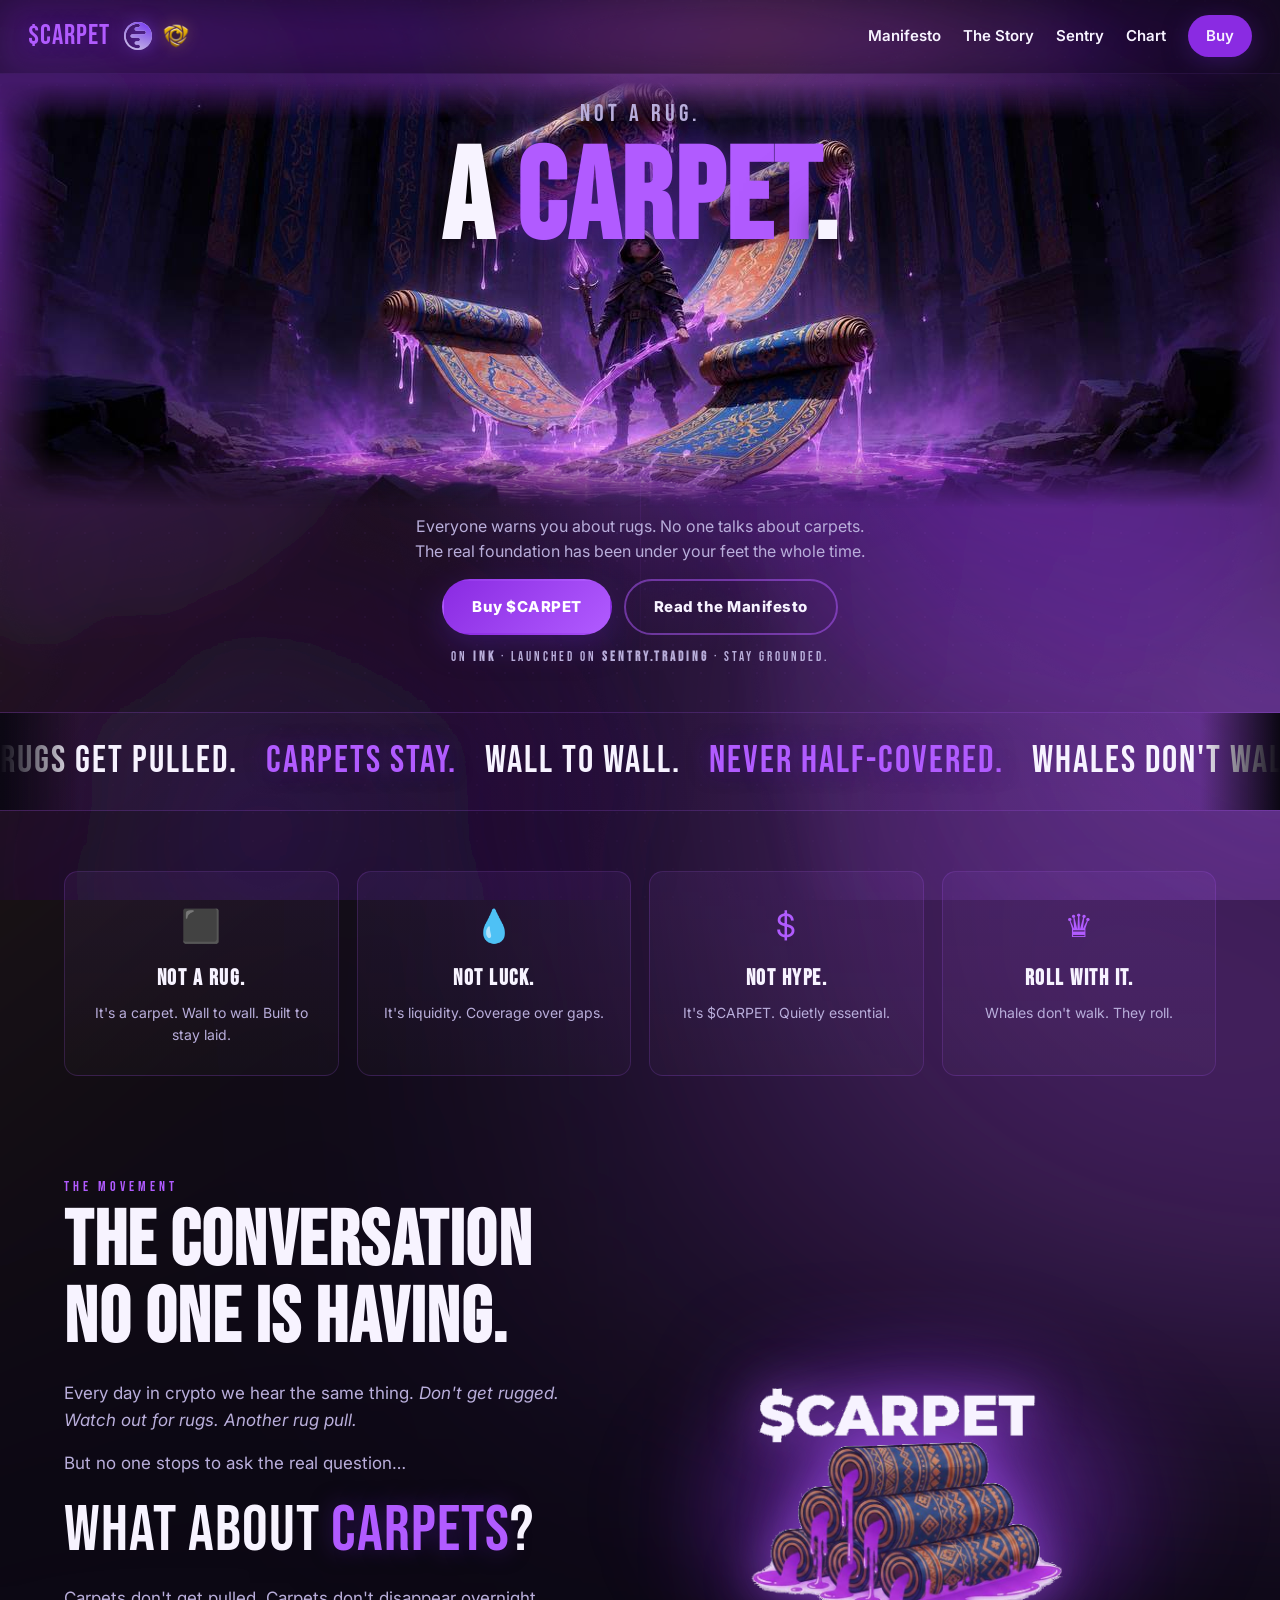
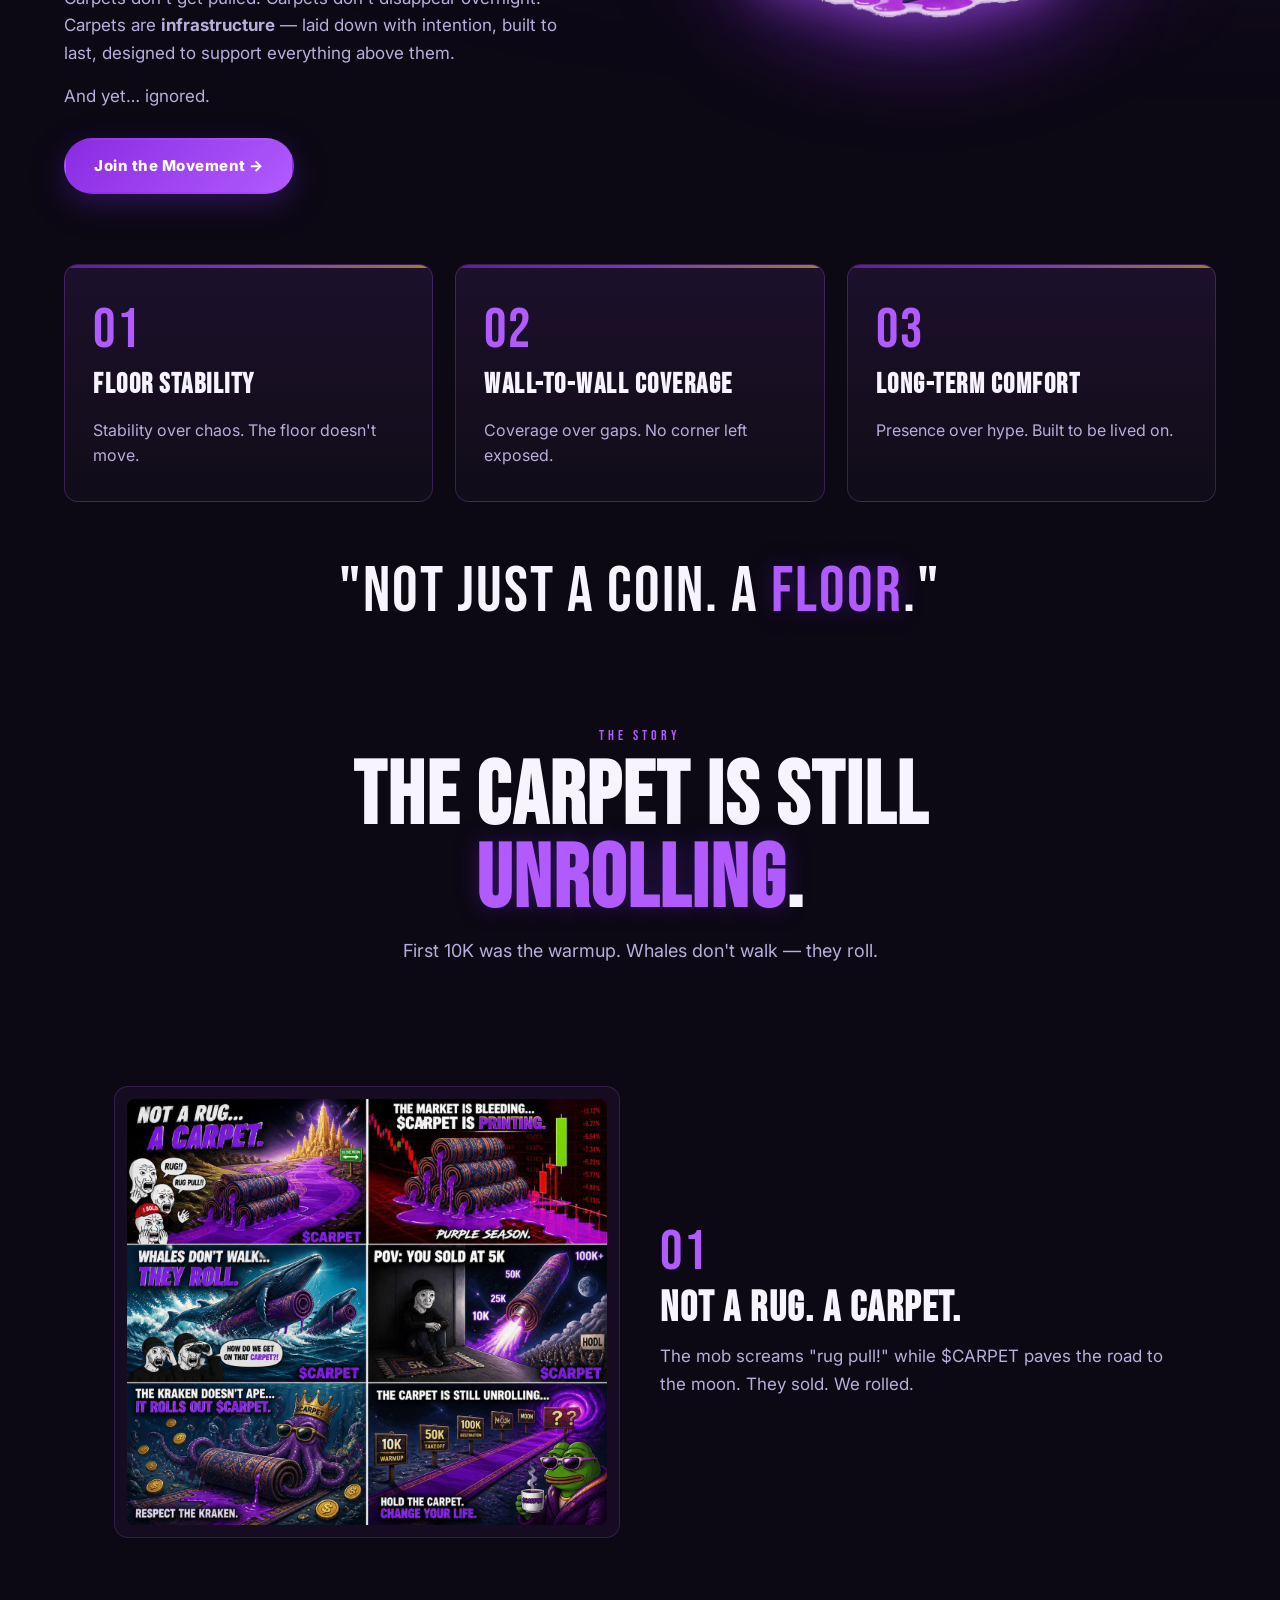
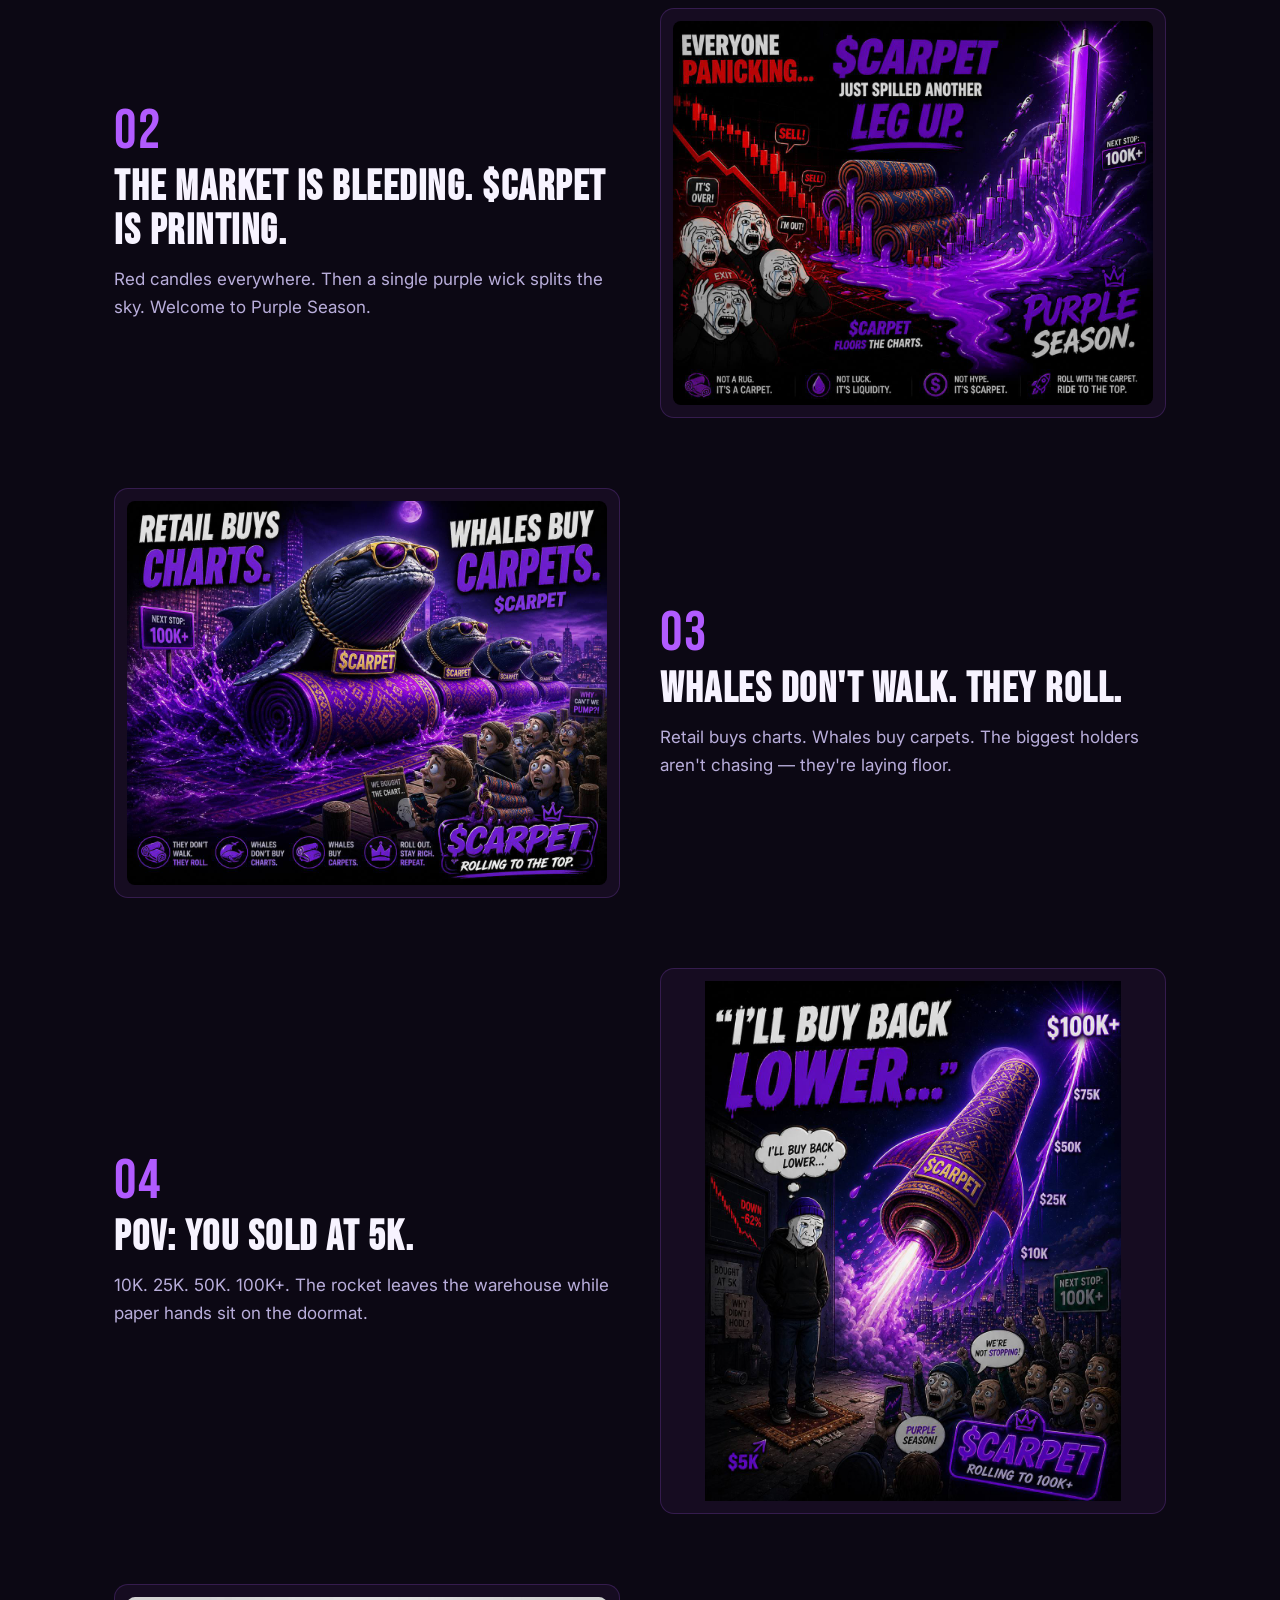
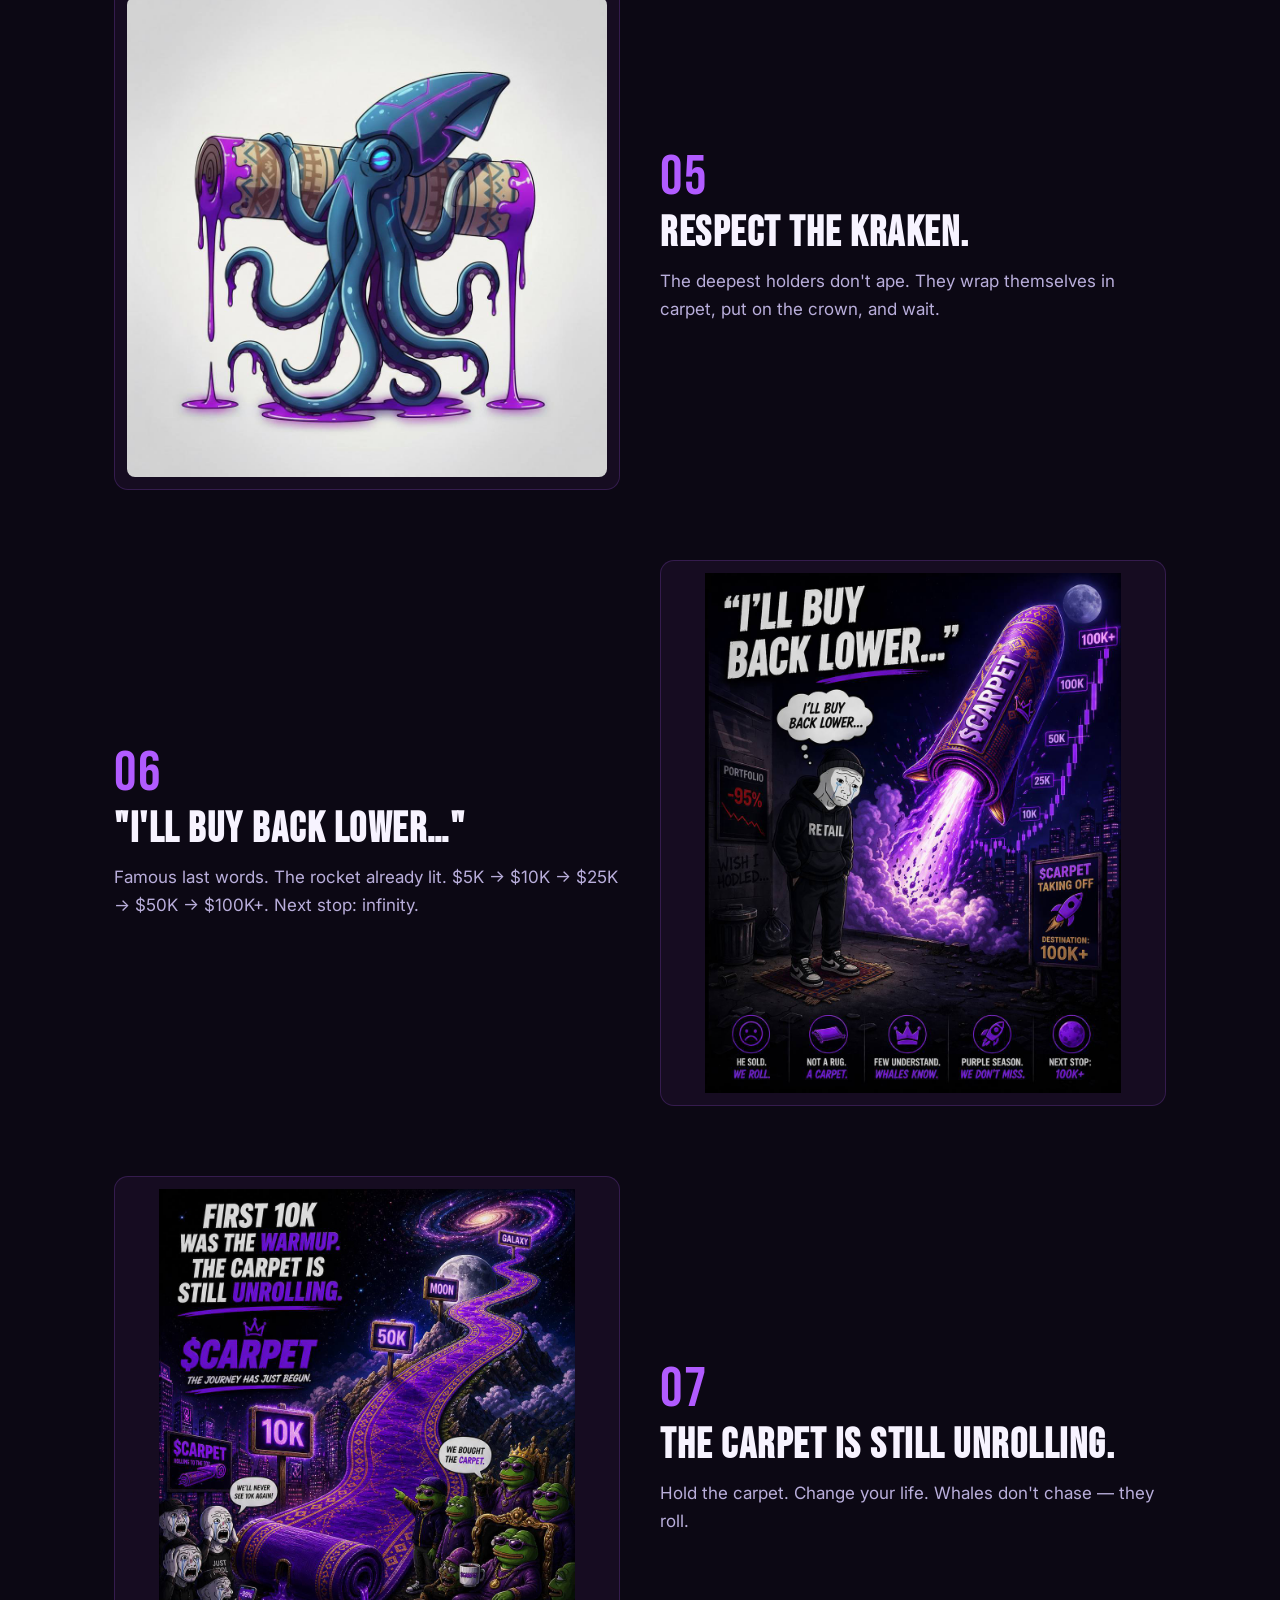
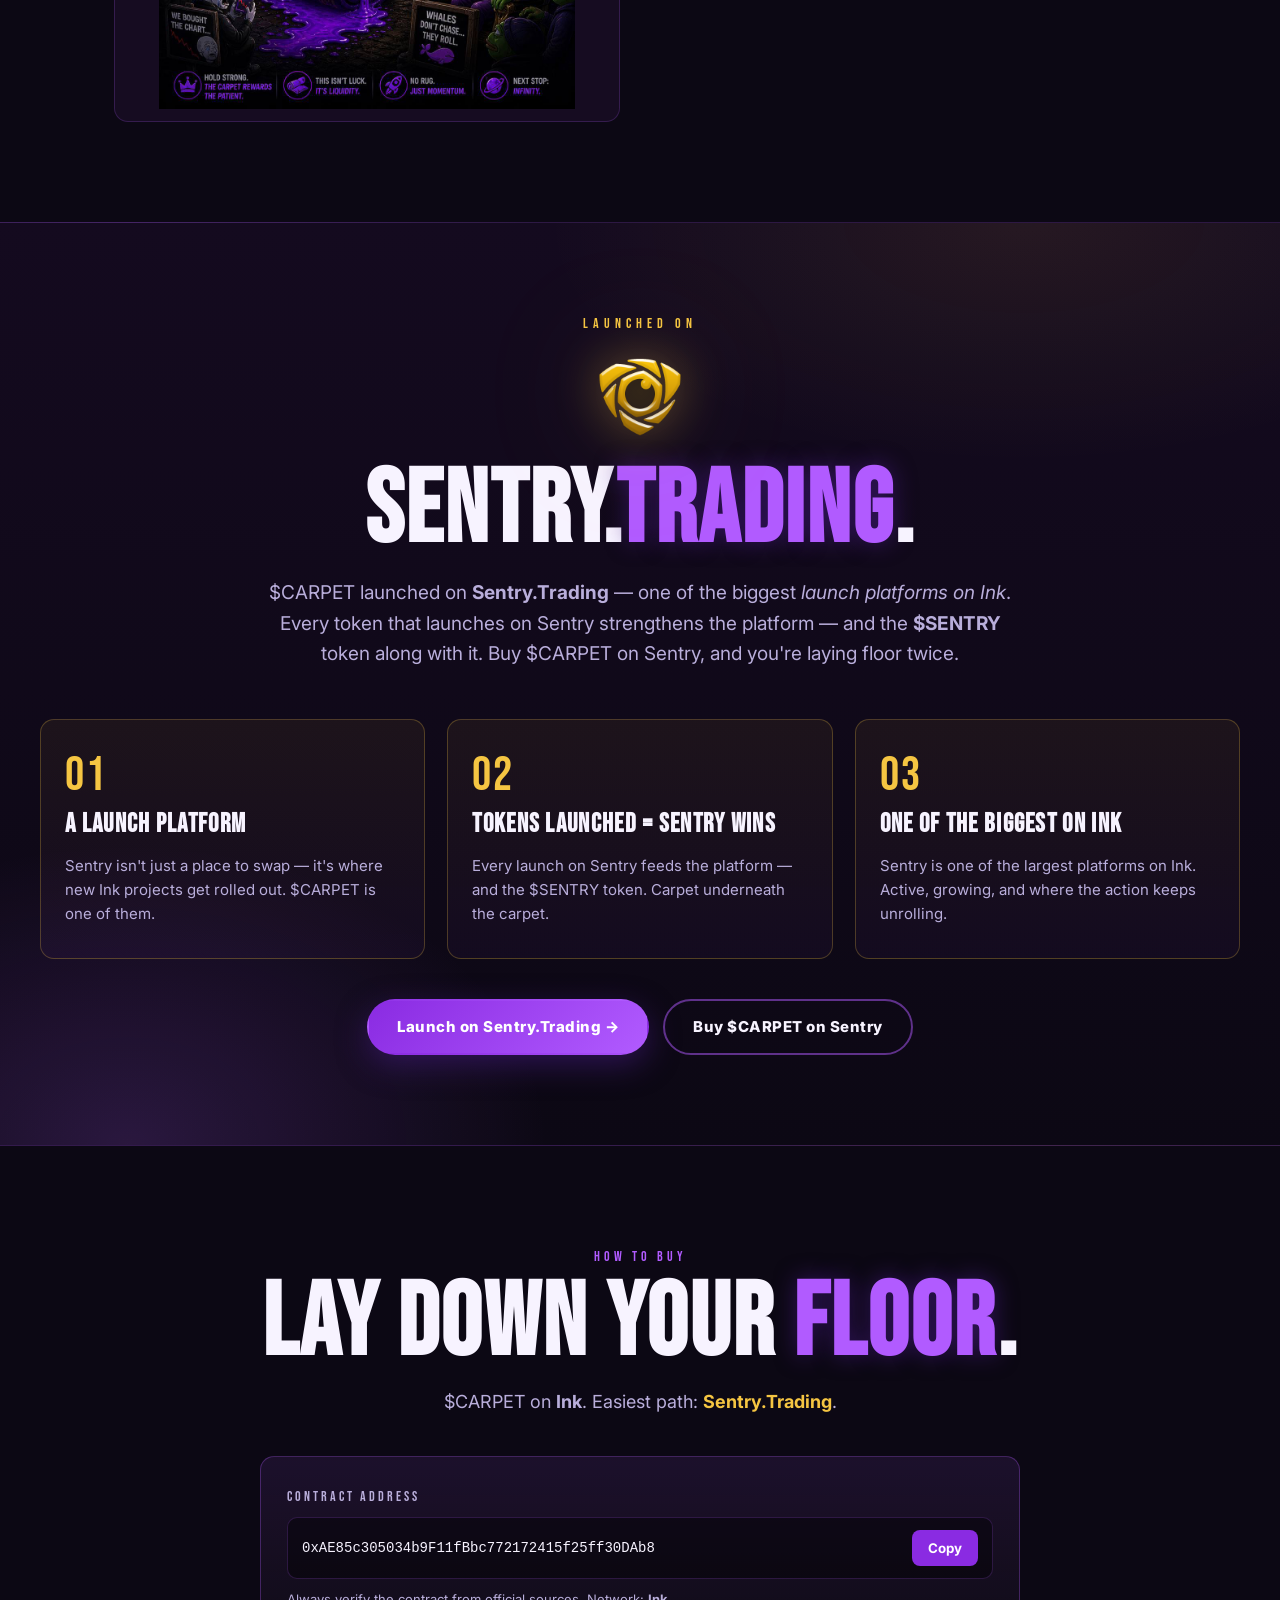
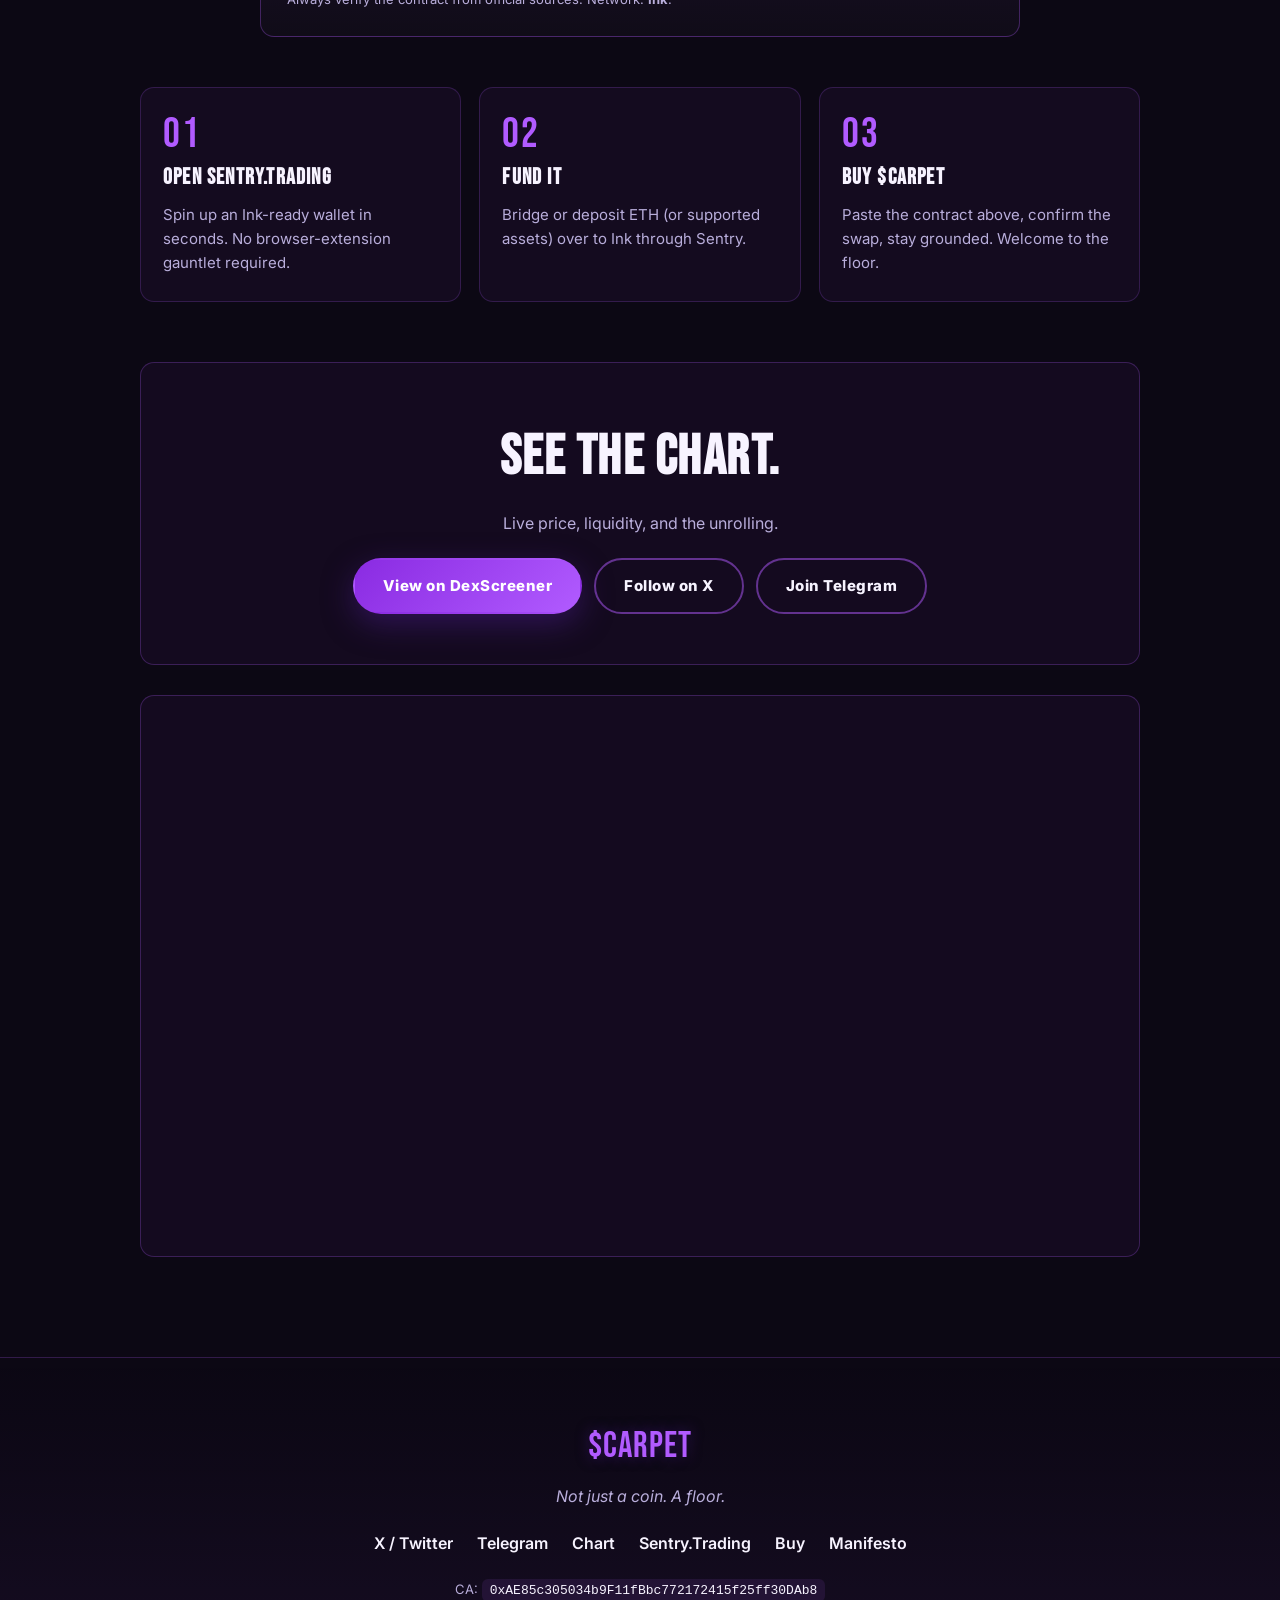
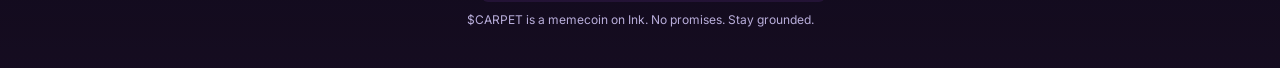
<file: index.html>
<!DOCTYPE html>
<html lang="en">
<head>
<meta charset="UTF-8" />
<meta name="viewport" content="width=device-width, initial-scale=1.0" />
<title>$CARPET — Stay Grounded · On Ink</title>
<meta name="description" content="Not a rug. A carpet. The Carpet Movement on Ink. Launched on Sentry.Trading." />
<meta property="og:title" content="$CARPET — Stay Grounded" />
<meta property="og:description" content="Not a rug. A carpet. The Carpet Movement on Ink." />
<meta property="og:image" content="assets/img/og.png" />
<meta name="twitter:card" content="summary_large_image" />
<link rel="icon" type="image/png" href="assets/img/favicon.png" />
<!-- Preload hero banner so it's painted on first frame, no placeholder flash -->
<link rel="preload" as="image" href="assets/img/wizard-banner.png?v=3" fetchpriority="high" />
<link rel="preconnect" href="https://fonts.googleapis.com" />
<link rel="preconnect" href="https://fonts.gstatic.com" crossorigin />
<link href="https://fonts.googleapis.com/css2?family=Bebas+Neue&family=Inter:wght@400;600;800&display=swap" rel="stylesheet" />
<link rel="stylesheet" href="css/style.css" />
</head>
<body>

<!-- ============== LIVE BACKGROUND — "Carpet Cosmos" ============== -->
<div class="bg-fx" aria-hidden="true">

  <!-- LAYER 1: aurora fluid (smooth animated radial blobs + SVG turbulence) -->
  <svg class="bg-fluid" viewBox="0 0 1600 900" preserveAspectRatio="xMidYMid slice" xmlns="http://www.w3.org/2000/svg">
    <defs>
      <filter id="liquidFx" x="-20%" y="-20%" width="140%" height="140%">
        <feTurbulence type="fractalNoise" baseFrequency="0.006 0.008" numOctaves="2" seed="5" result="noise">
          <animate attributeName="baseFrequency" dur="44s"
                   values="0.006 0.008; 0.011 0.005; 0.005 0.012; 0.009 0.007; 0.006 0.008"
                   repeatCount="indefinite"/>
        </feTurbulence>
        <feDisplacementMap in="SourceGraphic" in2="noise" scale="70"/>
        <feGaussianBlur stdDeviation="20"/>
      </filter>
      <radialGradient id="blobA" cx="50%" cy="50%" r="60%">
        <stop offset="0%" stop-color="#8a2be2" stop-opacity="0.55"/>
        <stop offset="100%" stop-color="#8a2be2" stop-opacity="0"/>
      </radialGradient>
      <radialGradient id="blobB" cx="50%" cy="50%" r="60%">
        <stop offset="0%" stop-color="#b15bff" stop-opacity="0.40"/>
        <stop offset="100%" stop-color="#b15bff" stop-opacity="0"/>
      </radialGradient>
      <radialGradient id="blobC" cx="50%" cy="50%" r="60%">
        <stop offset="0%" stop-color="#f5c542" stop-opacity="0.16"/>
        <stop offset="100%" stop-color="#f5c542" stop-opacity="0"/>
      </radialGradient>
      <radialGradient id="blobD" cx="50%" cy="50%" r="60%">
        <stop offset="0%" stop-color="#3a1265" stop-opacity="0.55"/>
        <stop offset="100%" stop-color="#3a1265" stop-opacity="0"/>
      </radialGradient>
    </defs>
    <g filter="url(#liquidFx)">
      <circle cx="280"  cy="220" r="380" fill="url(#blobA)"/>
      <circle cx="1320" cy="640" r="420" fill="url(#blobB)"/>
      <circle cx="900"  cy="120" r="260" fill="url(#blobC)"/>
      <circle cx="500"  cy="780" r="320" fill="url(#blobD)"/>
      <circle cx="1100" cy="380" r="280" fill="url(#blobA)"/>
    </g>
  </svg>

  <!-- LAYER 2: Persian medallion constellations — large breathing ghosts -->
  <div class="medallion-field">
    <div class="medallion" style="--mx:12%; --my:18%; --mr:340px; --md:0s;  --mp:18s"></div>
    <div class="medallion" style="--mx:84%; --my:28%; --mr:280px; --md:-6s; --mp:22s"></div>
    <div class="medallion" style="--mx:25%; --my:72%; --mr:300px; --md:-12s;--mp:20s"></div>
    <div class="medallion" style="--mx:72%; --my:80%; --mr:360px; --md:-3s; --mp:26s"></div>
    <div class="medallion" style="--mx:50%; --my:50%; --mr:420px; --md:-9s; --mp:30s"></div>
  </div>

  <!-- LAYER 3: rising gold dust (counter to the falling ornaments) -->
  <div class="dust">
    <span class="dot" style="--x:6%;  --d:-3s;  --dur:14s; --s:0.7"></span>
    <span class="dot" style="--x:14%; --d:-9s;  --dur:18s; --s:0.5"></span>
    <span class="dot" style="--x:22%; --d:-12s; --dur:11s; --s:0.9"></span>
    <span class="dot" style="--x:29%; --d:-1s;  --dur:16s; --s:0.6"></span>
    <span class="dot" style="--x:36%; --d:-6s;  --dur:13s; --s:0.4"></span>
    <span class="dot" style="--x:44%; --d:-15s; --dur:20s; --s:0.8"></span>
    <span class="dot" style="--x:51%; --d:-2s;  --dur:12s; --s:0.55"></span>
    <span class="dot" style="--x:58%; --d:-8s;  --dur:17s; --s:0.7"></span>
    <span class="dot" style="--x:65%; --d:-11s; --dur:14s; --s:0.45"></span>
    <span class="dot" style="--x:72%; --d:-4s;  --dur:19s; --s:0.85"></span>
    <span class="dot" style="--x:79%; --d:-13s; --dur:15s; --s:0.6"></span>
    <span class="dot" style="--x:86%; --d:-7s;  --dur:13s; --s:0.5"></span>
    <span class="dot" style="--x:93%; --d:-10s; --dur:18s; --s:0.7"></span>
    <span class="dot" style="--x:18%; --d:-17s; --dur:21s; --s:0.4"></span>
    <span class="dot" style="--x:48%; --d:-21s; --dur:24s; --s:0.5"></span>
    <span class="dot" style="--x:75%; --d:-19s; --dur:22s; --s:0.4"></span>
  </div>

  <!-- LAYER 4: Persian ornament rain — themed Matrix rain (refined) -->
  <div class="ornament-rain">
    <span class="orn" style="--x:7%;  --d:-2s;  --dur:24s; --s:0.65;--o:0.5"></span>
    <span class="orn" style="--x:19%; --d:-15s; --dur:28s; --s:0.85;--o:0.55"></span>
    <span class="orn" style="--x:31%; --d:-9s;  --dur:22s; --s:0.55;--o:0.45"></span>
    <span class="orn" style="--x:43%; --d:-18s; --dur:26s; --s:0.95;--o:0.6"></span>
    <span class="orn" style="--x:55%; --d:-5s;  --dur:23s; --s:0.7; --o:0.5"></span>
    <span class="orn" style="--x:67%; --d:-13s; --dur:21s; --s:0.6; --o:0.45"></span>
    <span class="orn" style="--x:79%; --d:-1s;  --dur:25s; --s:0.8; --o:0.55"></span>
    <span class="orn" style="--x:91%; --d:-11s; --dur:20s; --s:0.5; --o:0.4"></span>
    <span class="orn" style="--x:25%; --d:-22s; --dur:32s; --s:0.4; --o:0.35"></span>
    <span class="orn" style="--x:61%; --d:-26s; --dur:30s; --s:0.45;--o:0.35"></span>
  </div>

  <!-- LAYER 5: cursor-following spotlight (smooth-lagged via JS) -->
  <div class="cursor-spot"></div>

</div>

<!-- NAV -->
<header class="nav">
  <div class="brand-wrap">
    <a href="#top" class="brand">
      <span class="brand-mark">$CARPET</span>
      <img src="assets/img/ink-logo.svg" alt="Ink" class="ink-badge"/>
    </a>
    <a href="https://sentry.trading" target="_blank" rel="noopener" class="sentry-badge-link" aria-label="Sentry.Trading">
      <img src="assets/img/sentry-logo.png" alt="Sentry" class="sentry-badge"/>
    </a>
  </div>
  <nav class="nav-links">
    <a href="#manifesto">Manifesto</a>
    <a href="#story">The Story</a>
    <a href="#sentry">Sentry</a>
    <a href="https://dexscreener.com/ink/0xa00a201fabf48776d5d058a4b6fbd8c8a263a4aa" target="_blank" rel="noopener">Chart</a>
    <a href="#buy" class="cta">Buy</a>
  </nav>
</header>

<a id="top"></a>

<!-- HERO -->
<section class="hero">
  <div class="hero-bg"></div>
  <div class="hero-inner">
    <div class="hero-stage">
      <img src="assets/img/wizard-banner.png?v=3" alt="" class="hero-banner"
           width="1280" height="426"
           decoding="async" loading="eager" fetchpriority="high"/>
      <div class="hero-overlay">
        <p class="kicker">NOT A RUG.</p>
        <h1>A <span class="purple">CARPET</span>.</h1>
      </div>
    </div>
    <p class="tagline">Everyone warns you about rugs. No one talks about carpets.<br/>The real foundation has been under your feet the whole time.</p>
    <div class="hero-cta">
      <a href="#buy" class="btn btn-primary">Buy $CARPET</a>
      <a href="#manifesto" class="btn btn-ghost">Read the Manifesto</a>
    </div>
    <p class="chain">On <strong>Ink</strong> · Launched on <strong>Sentry.Trading</strong> · Stay grounded.</p>
  </div>
</section>

<!-- TRUTHS MARQUEE -->
<section class="truths" aria-label="Carpet Truths">
  <div class="truths-track">
    <span>Rugs Get Pulled.</span><span class="dot">●</span>
    <span class="purple">Carpets Stay.</span><span class="dot">●</span>
    <span>Wall to Wall.</span><span class="dot">●</span>
    <span class="purple">Never Half-Covered.</span><span class="dot">●</span>
    <span>Whales Don't Walk.</span><span class="dot">●</span>
    <span class="purple">They Roll.</span><span class="dot">●</span>
    <span>Not Hype.</span><span class="dot">●</span>
    <span class="purple">Infrastructure.</span><span class="dot">●</span>
    <span>Stay Grounded.</span><span class="dot">●</span>
    <!-- Duplicate for seamless loop -->
    <span>Rugs Get Pulled.</span><span class="dot">●</span>
    <span class="purple">Carpets Stay.</span><span class="dot">●</span>
    <span>Wall to Wall.</span><span class="dot">●</span>
    <span class="purple">Never Half-Covered.</span><span class="dot">●</span>
    <span>Whales Don't Walk.</span><span class="dot">●</span>
    <span class="purple">They Roll.</span><span class="dot">●</span>
    <span>Not Hype.</span><span class="dot">●</span>
    <span class="purple">Infrastructure.</span><span class="dot">●</span>
    <span>Stay Grounded.</span><span class="dot">●</span>
  </div>
</section>

<!-- PILLARS -->
<section class="pillars">
  <div class="pillar">
    <div class="pillar-icon">⬛</div>
    <h3>Not a Rug.</h3>
    <p>It's a carpet. Wall to wall. Built to stay laid.</p>
  </div>
  <div class="pillar">
    <div class="pillar-icon">💧</div>
    <h3>Not Luck.</h3>
    <p>It's liquidity. Coverage over gaps.</p>
  </div>
  <div class="pillar">
    <div class="pillar-icon">$</div>
    <h3>Not Hype.</h3>
    <p>It's $CARPET. Quietly essential.</p>
  </div>
  <div class="pillar">
    <div class="pillar-icon">♛</div>
    <h3>Roll With It.</h3>
    <p>Whales don't walk. They roll.</p>
  </div>
</section>

<!-- MANIFESTO -->
<section id="manifesto" class="manifesto">
  <div class="manifesto-top">
    <div class="manifesto-text">
      <span class="eyebrow">THE MOVEMENT</span>
      <h2>The Conversation No One Is Having.</h2>
      <p>Every day in crypto we hear the same thing. <em>Don't get rugged. Watch out for rugs. Another rug pull.</em></p>
      <p>But no one stops to ask the real question…</p>
      <p class="big">What about <span class="purple">carpets</span>?</p>
      <p>Carpets don't get pulled. Carpets don't disappear overnight. Carpets are <strong>infrastructure</strong> — laid down with intention, built to last, designed to support everything above them.</p>
      <p>And yet… ignored.</p>
      <a href="#buy" class="btn btn-primary">Join the Movement →</a>
    </div>
    <div class="manifesto-art">
      <img src="assets/img/carpet-stack.png" alt="A stack of $CARPET rolls dripping purple" onerror="this.style.display='none'"/>
    </div>
  </div>

  <div class="manifesto-grid">
    <div class="manifesto-card">
      <span class="m-num">01</span>
      <h4>Floor Stability</h4>
      <p>Stability over chaos. The floor doesn't move.</p>
    </div>
    <div class="manifesto-card">
      <span class="m-num">02</span>
      <h4>Wall-to-Wall Coverage</h4>
      <p>Coverage over gaps. No corner left exposed.</p>
    </div>
    <div class="manifesto-card">
      <span class="m-num">03</span>
      <h4>Long-Term Comfort</h4>
      <p>Presence over hype. Built to be lived on.</p>
    </div>
  </div>

  <blockquote class="pull-quote">"Not just a coin. A <span class="purple">floor</span>."</blockquote>
</section>

<!-- COMIC STORY (full) -->
<section id="story" class="comic-strip">
  <!-- Scroll-driven unrolling carpet background -->
  <div class="unroll-bg" aria-hidden="true">
    <div class="unroll-carpet"></div>
    <div class="unroll-edge"></div>
  </div>
  <div class="section-head">
    <p class="eyebrow">THE STORY</p>
    <h2>The Carpet Is Still <span class="purple">Unrolling</span>.</h2>
    <p class="lead">First 10K was the warmup. Whales don't walk — they roll.</p>
  </div>

  <article class="panel">
    <div class="panel-img">
      <img src="assets/img/01-not-a-rug.png" alt="Not a rug, a carpet"/>
    </div>
    <div class="panel-text">
      <span class="num">01</span>
      <h3>Not a Rug. A Carpet.</h3>
      <p>The mob screams "rug pull!" while $CARPET paves the road to the moon. They sold. We rolled.</p>
    </div>
  </article>

  <article class="panel reverse">
    <div class="panel-img">
      <img src="assets/img/02-market-bleeding.png" alt="The market is bleeding, $CARPET is printing"/>
    </div>
    <div class="panel-text">
      <span class="num">02</span>
      <h3>The Market Is Bleeding. $CARPET Is Printing.</h3>
      <p>Red candles everywhere. Then a single purple wick splits the sky. Welcome to Purple Season.</p>
    </div>
  </article>

  <article class="panel">
    <div class="panel-img">
      <img src="assets/img/03-whales-roll.png" alt="Whales don't walk, they roll"/>
    </div>
    <div class="panel-text">
      <span class="num">03</span>
      <h3>Whales Don't Walk. They Roll.</h3>
      <p>Retail buys charts. Whales buy carpets. The biggest holders aren't chasing — they're laying floor.</p>
    </div>
  </article>

  <article class="panel reverse">
    <div class="panel-img">
      <img src="assets/img/04-pov-sold.png" alt="POV: you sold at 5K"/>
    </div>
    <div class="panel-text">
      <span class="num">04</span>
      <h3>POV: You Sold at 5K.</h3>
      <p>10K. 25K. 50K. 100K+. The rocket leaves the warehouse while paper hands sit on the doormat.</p>
    </div>
  </article>

  <article class="panel">
    <div class="panel-img">
      <img src="assets/img/05-respect-the-kraken.png" alt="The Kraken doesn't ape, it rolls out $CARPET"/>
    </div>
    <div class="panel-text">
      <span class="num">05</span>
      <h3>Respect the Kraken.</h3>
      <p>The deepest holders don't ape. They wrap themselves in carpet, put on the crown, and wait.</p>
    </div>
  </article>

  <article class="panel reverse">
    <div class="panel-img">
      <img src="assets/img/06-buy-back-lower.png" alt="I'll buy back lower"/>
    </div>
    <div class="panel-text">
      <span class="num">06</span>
      <h3>"I'll Buy Back Lower…"</h3>
      <p>Famous last words. The rocket already lit. $5K → $10K → $25K → $50K → $100K+. Next stop: infinity.</p>
    </div>
  </article>

  <article class="panel">
    <div class="panel-img">
      <img src="assets/img/07-still-unrolling.png" alt="The carpet is still unrolling"/>
    </div>
    <div class="panel-text">
      <span class="num">07</span>
      <h3>The Carpet Is Still Unrolling.</h3>
      <p>Hold the carpet. Change your life. Whales don't chase — they roll.</p>
    </div>
  </article>
</section>

<!-- SENTRY.TRADING -->
<section id="sentry" class="sentry">
  <div class="sentry-inner">
    <p class="eyebrow">LAUNCHED ON</p>
    <img src="assets/img/sentry-logo.png" alt="Sentry.Trading" class="sentry-hero-logo"/>
    <h2>Sentry.<span class="purple">Trading</span>.</h2>
    <p class="lead">$CARPET launched on <strong>Sentry.Trading</strong> — one of the biggest <em>launch platforms on Ink</em>. Every token that launches on Sentry strengthens the platform — and the <strong>$SENTRY</strong> token along with it. Buy $CARPET on Sentry, and you're laying floor twice.</p>

    <div class="sentry-grid">
      <div class="sentry-card">
        <div class="sentry-num">01</div>
        <h4>A Launch Platform</h4>
        <p>Sentry isn't just a place to swap — it's where new Ink projects get rolled out. $CARPET is one of them.</p>
      </div>
      <div class="sentry-card">
        <div class="sentry-num">02</div>
        <h4>Tokens Launched = Sentry Wins</h4>
        <p>Every launch on Sentry feeds the platform — and the $SENTRY token. Carpet underneath the carpet.</p>
      </div>
      <div class="sentry-card">
        <div class="sentry-num">03</div>
        <h4>One of the Biggest on Ink</h4>
        <p>Sentry is one of the largest platforms on Ink. Active, growing, and where the action keeps unrolling.</p>
      </div>
    </div>

    <div class="sentry-cta">
      <a href="https://sentry.trading" target="_blank" rel="noopener" class="btn btn-primary">Launch on Sentry.Trading →</a>
      <a href="#buy" class="btn btn-ghost">Buy $CARPET on Sentry</a>
    </div>
  </div>
</section>

<!-- BUY -->
<section id="buy" class="buy">
  <div class="buy-head">
    <p class="eyebrow">HOW TO BUY</p>
    <h2>Lay Down Your <span class="purple">Floor</span>.</h2>
    <p class="lead">$CARPET on <strong>Ink</strong>. Easiest path: <a href="https://sentry.trading" target="_blank" rel="noopener">Sentry.Trading</a>.</p>
  </div>

  <div class="ca-card">
    <label>CONTRACT ADDRESS</label>
    <div class="ca-row">
      <code id="caText">0xAE85c305034b9F11fBbc772172415f25ff30DAb8</code>
      <button id="copyBtn" type="button" data-copy="0xAE85c305034b9F11fBbc772172415f25ff30DAb8">Copy</button>
    </div>
    <p class="ca-note">Always verify the contract from official sources. Network: <strong>Ink</strong>.</p>
  </div>

  <div class="steps">
    <div class="step">
      <div class="step-num">01</div>
      <h4>Open Sentry.Trading</h4>
      <p>Spin up an Ink-ready wallet in seconds. No browser-extension gauntlet required.</p>
    </div>
    <div class="step">
      <div class="step-num">02</div>
      <h4>Fund It</h4>
      <p>Bridge or deposit ETH (or supported assets) over to Ink through Sentry.</p>
    </div>
    <div class="step">
      <div class="step-num">03</div>
      <h4>Buy $CARPET</h4>
      <p>Paste the contract above, confirm the swap, stay grounded. Welcome to the floor.</p>
    </div>
  </div>

  <div class="dex-cta">
    <h3>See the Chart.</h3>
    <p>Live price, liquidity, and the unrolling.</p>
    <div class="dex-buttons">
      <a class="btn btn-primary" href="https://dexscreener.com/ink/0xa00a201fabf48776d5d058a4b6fbd8c8a263a4aa" target="_blank" rel="noopener">View on DexScreener</a>
      <a class="btn btn-ghost" href="https://x.com/CarpetonINK" target="_blank" rel="noopener">Follow on X</a>
      <a class="btn btn-ghost" href="https://t.me/carpetoninkportal" target="_blank" rel="noopener">Join Telegram</a>
    </div>
  </div>

  <div class="dex-embed">
    <iframe
      src="https://dexscreener.com/ink/0xa00a201fabf48776d5d058a4b6fbd8c8a263a4aa?embed=1&theme=dark&trades=0&info=0"
      title="DexScreener chart"
      loading="lazy"></iframe>
  </div>
</section>

<!-- FOOTER -->
<footer class="footer">
  <div class="footer-brand">
    <span class="brand-mark">$CARPET</span>
    <p>Not just a coin. A floor.</p>
  </div>
  <div class="footer-links">
    <a href="https://x.com/CarpetonINK" target="_blank" rel="noopener">X / Twitter</a>
    <a href="https://t.me/carpetoninkportal" target="_blank" rel="noopener">Telegram</a>
    <a href="https://dexscreener.com/ink/0xa00a201fabf48776d5d058a4b6fbd8c8a263a4aa" target="_blank" rel="noopener">Chart</a>
    <a href="https://sentry.trading" target="_blank" rel="noopener">Sentry.Trading</a>
    <a href="#buy">Buy</a>
    <a href="#manifesto">Manifesto</a>
  </div>
  <p class="ca">CA: <code>0xAE85c305034b9F11fBbc772172415f25ff30DAb8</code></p>
  <p class="fineprint">$CARPET is a memecoin on Ink. No promises. Stay grounded.</p>
</footer>

<script src="js/main.js"></script>
</body>
</html>
</file>
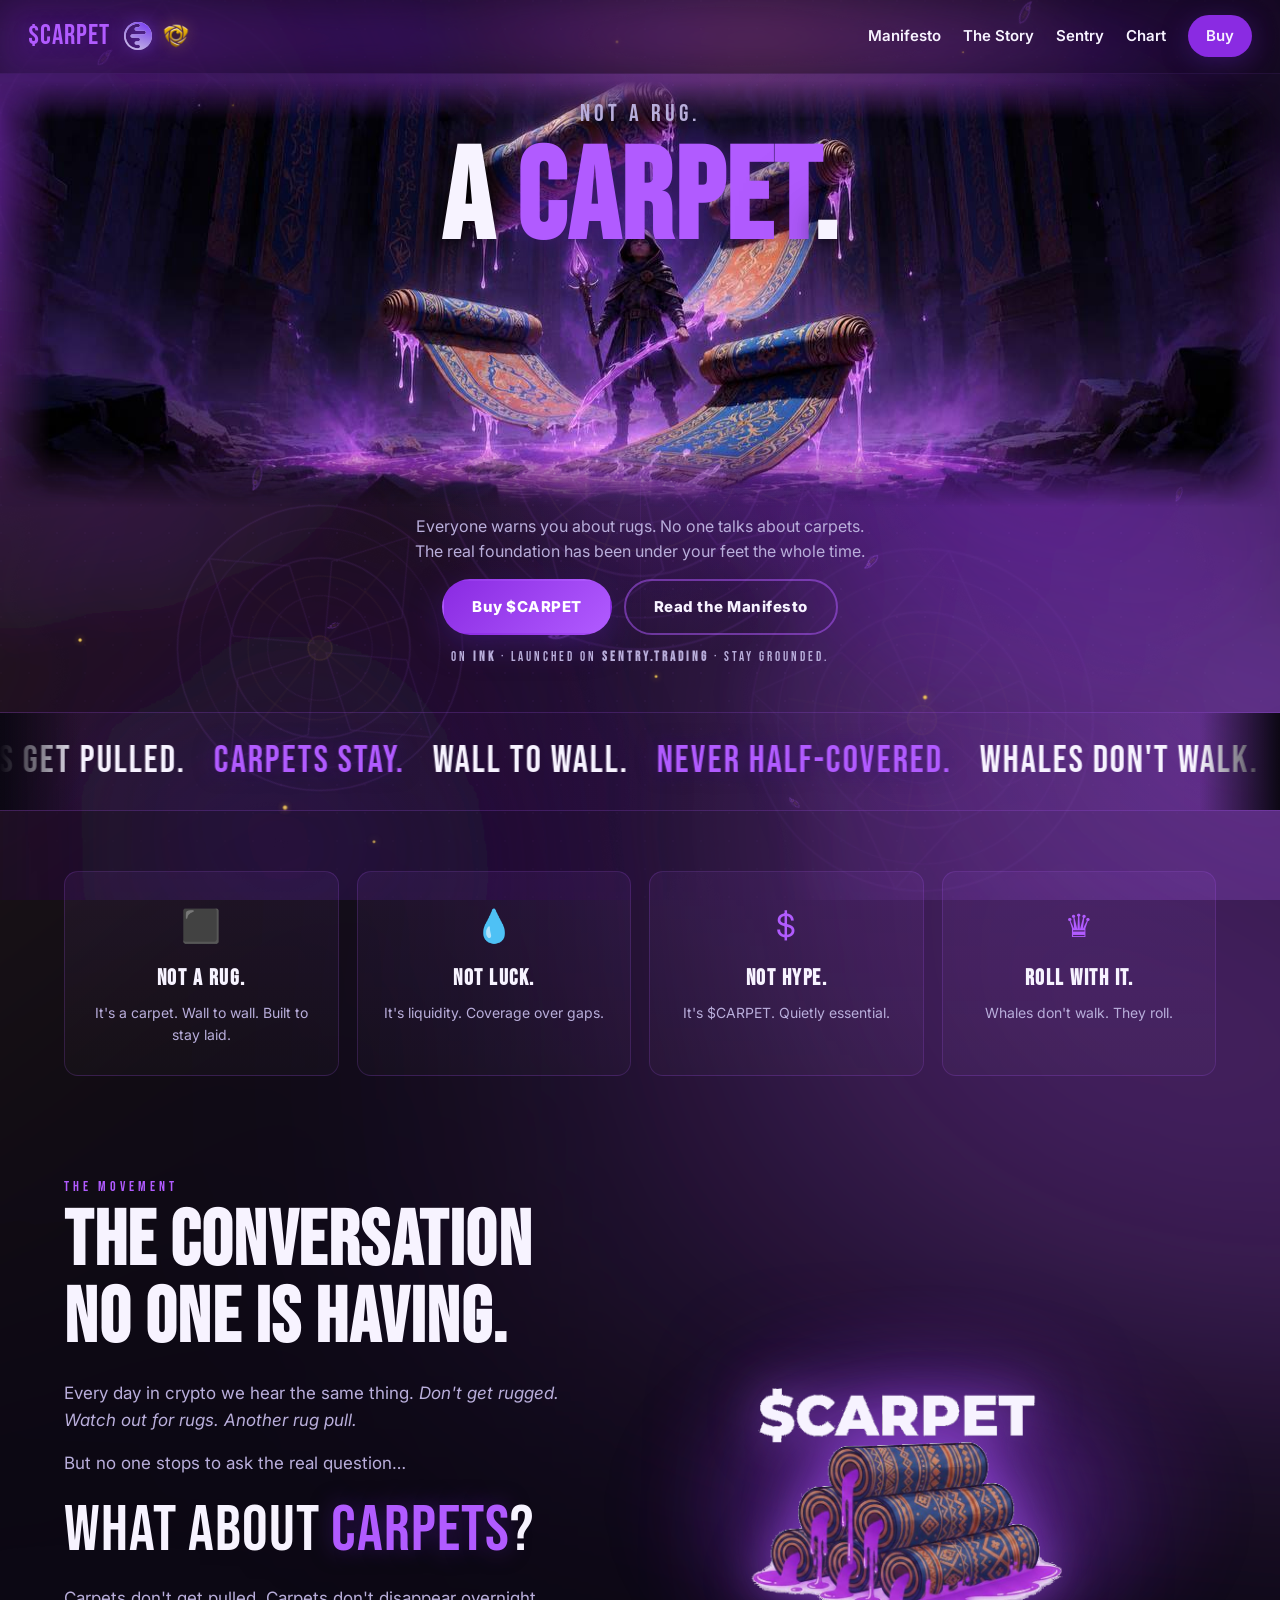
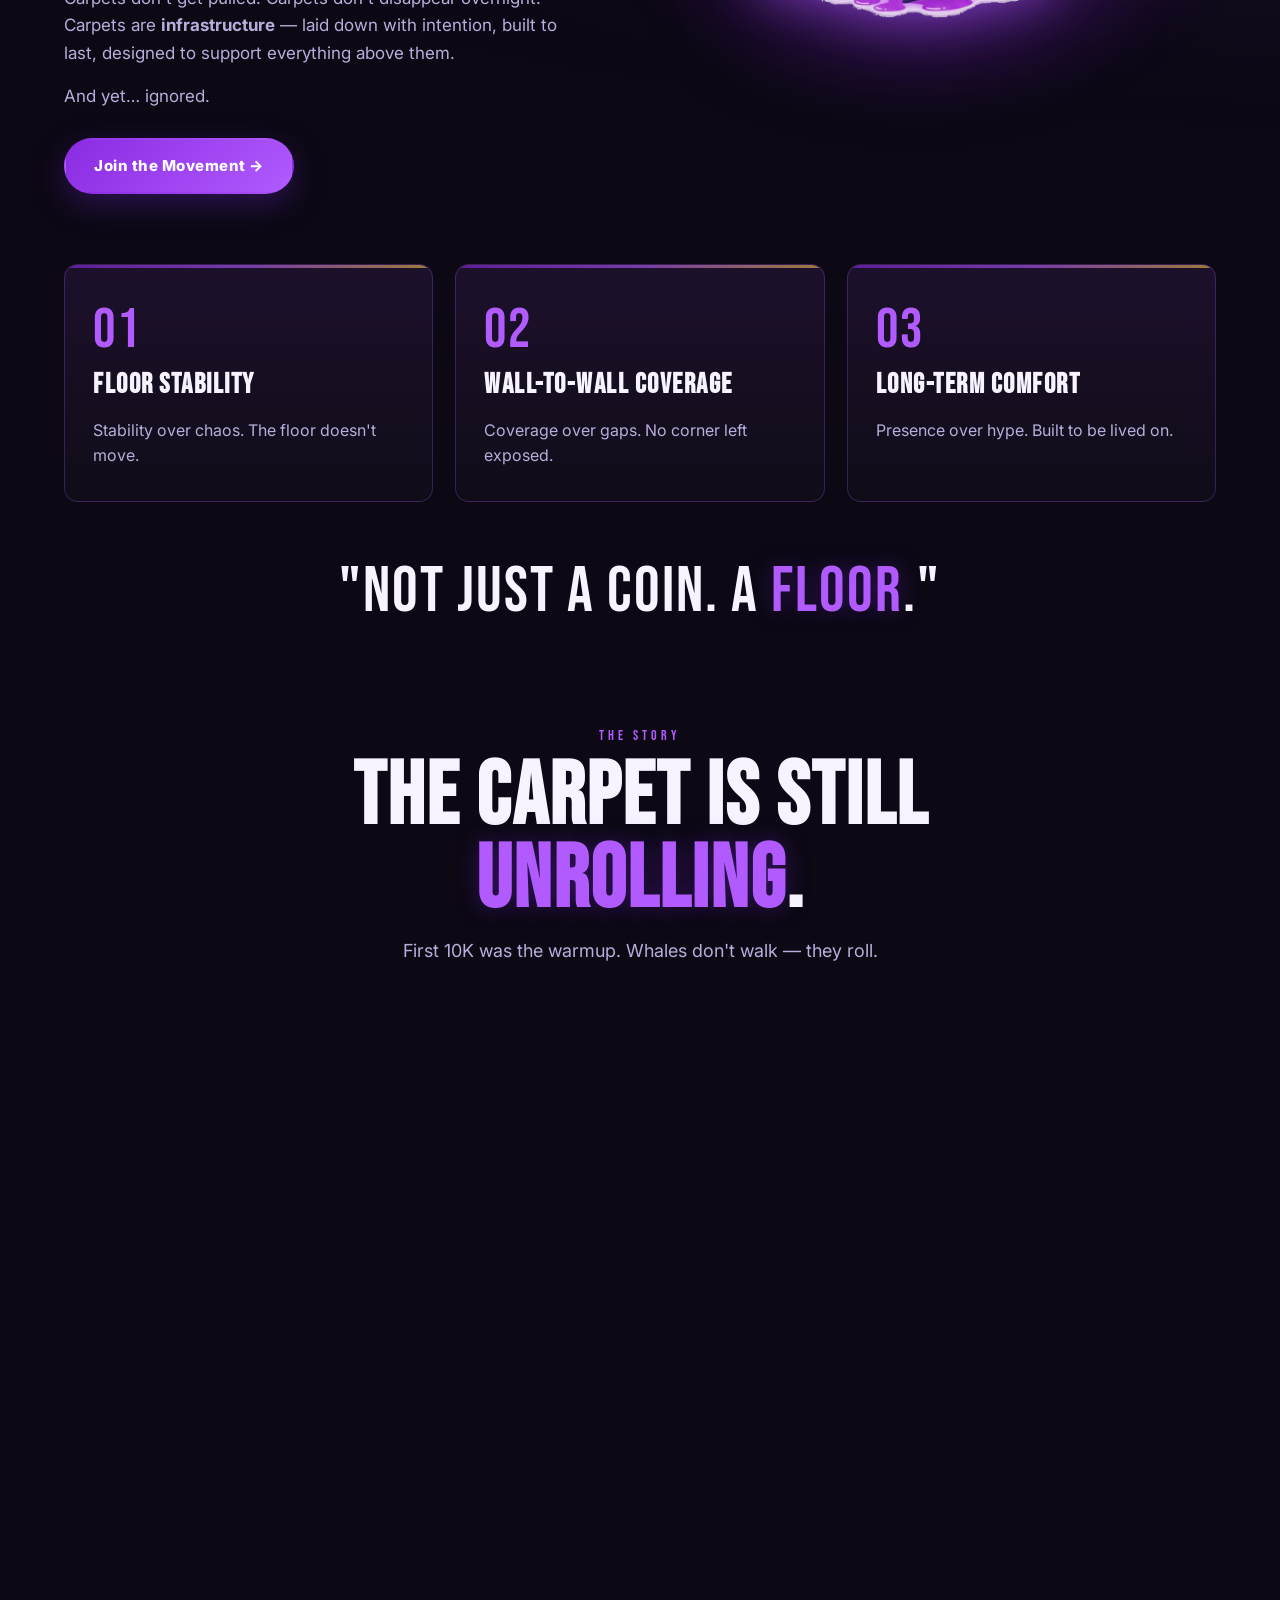
<file: pages/buy.html>
<!DOCTYPE html>
<html lang="en"><head>
<meta charset="UTF-8">
<meta http-equiv="refresh" content="0; url=../index.html#buy">
<link rel="canonical" href="../index.html#buy">
<title>Redirecting…</title>
</head><body><p>Redirecting to <a href="../index.html#buy">Buy</a>.</p></body></html>
</file>
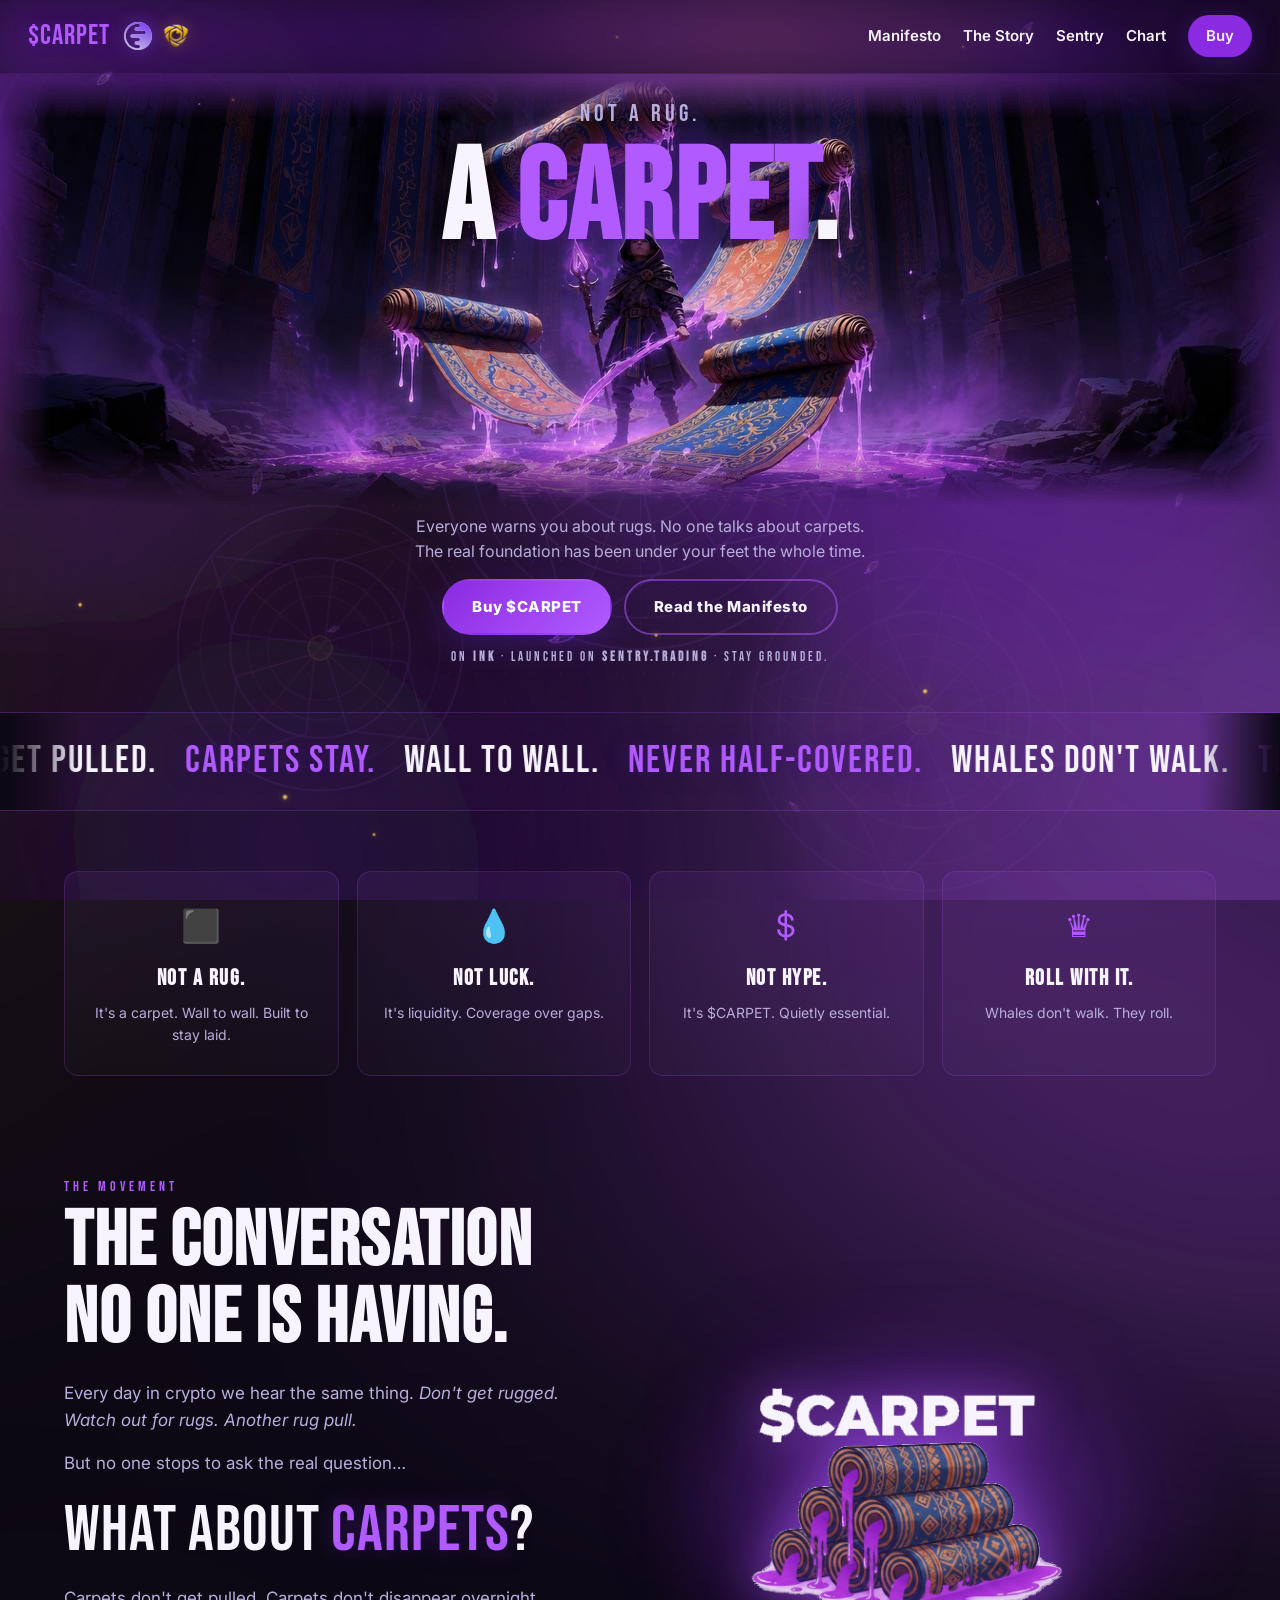
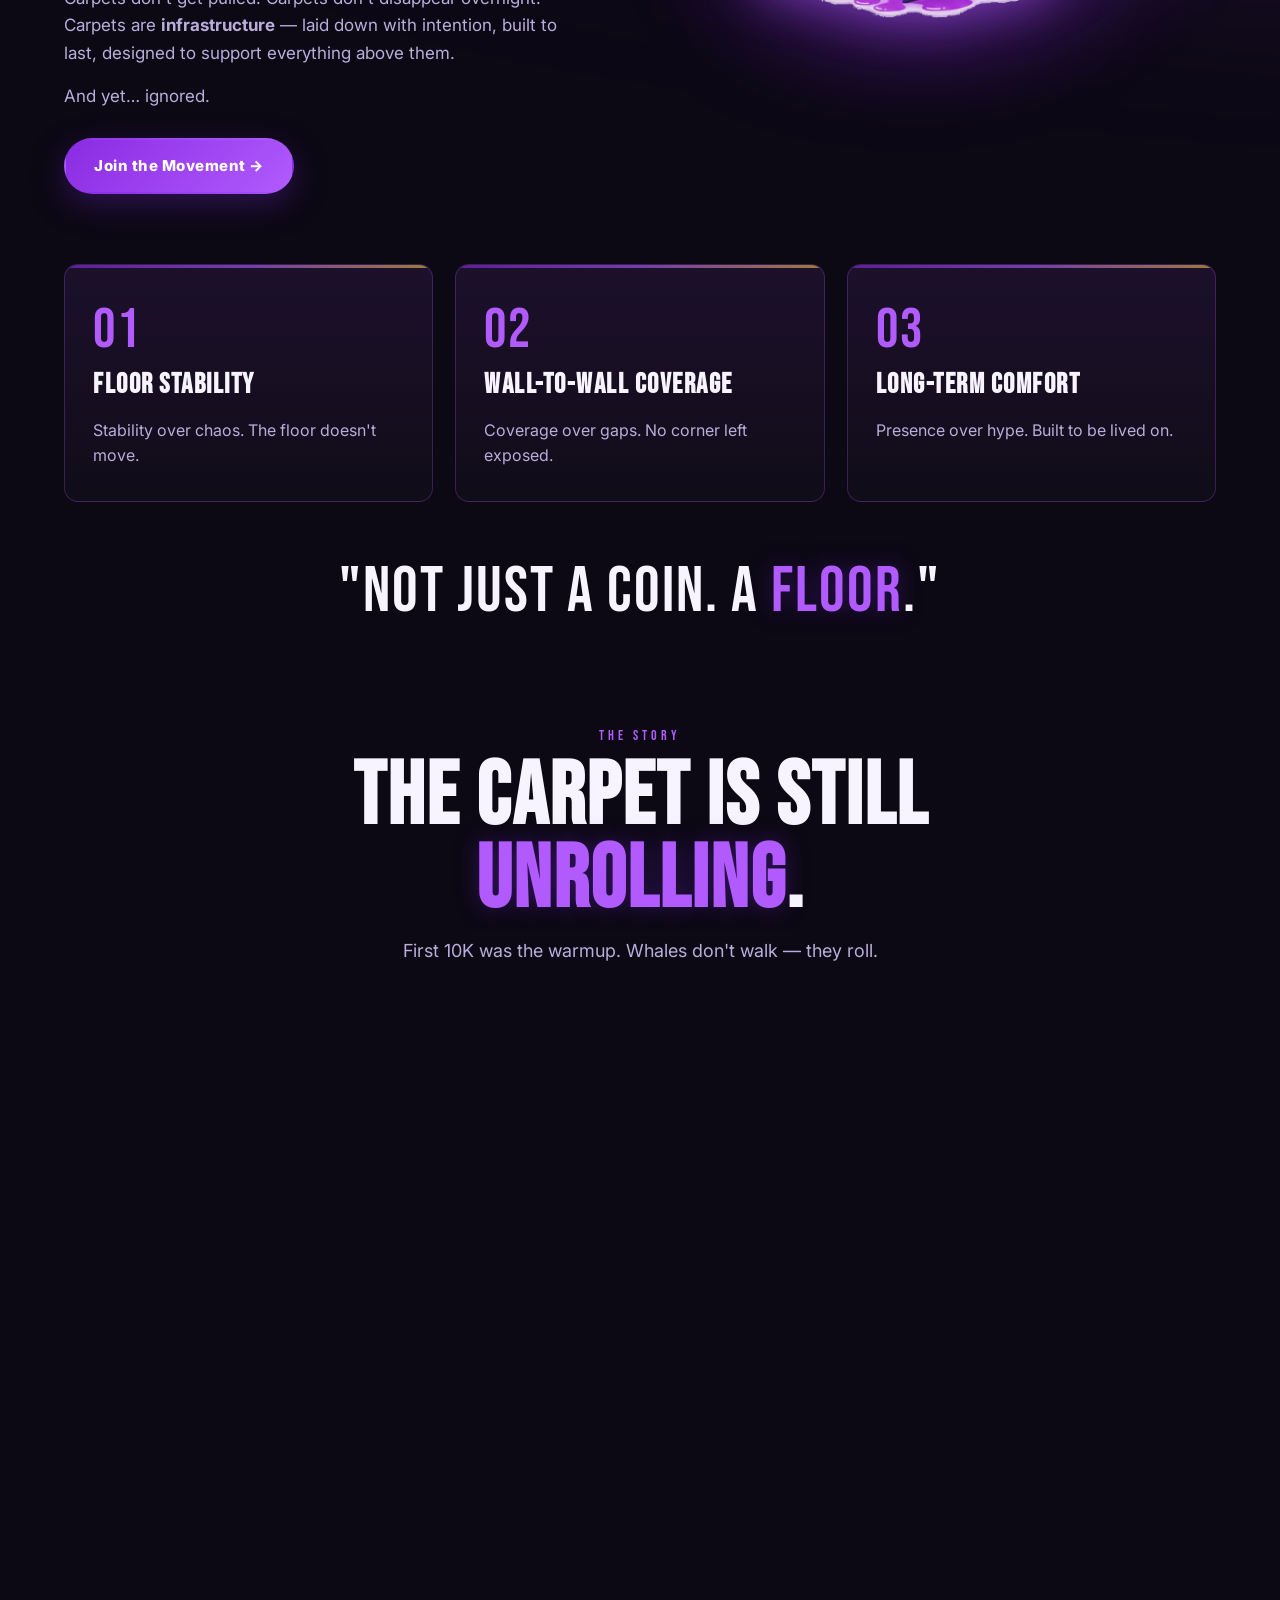
<file: pages/comic.html>
<!DOCTYPE html>
<html lang="en"><head>
<meta charset="UTF-8">
<meta http-equiv="refresh" content="0; url=../index.html#story">
<link rel="canonical" href="../index.html#story">
<title>Redirecting…</title>
</head><body><p>Redirecting to <a href="../index.html#story">the Story</a>.</p></body></html>
</file>
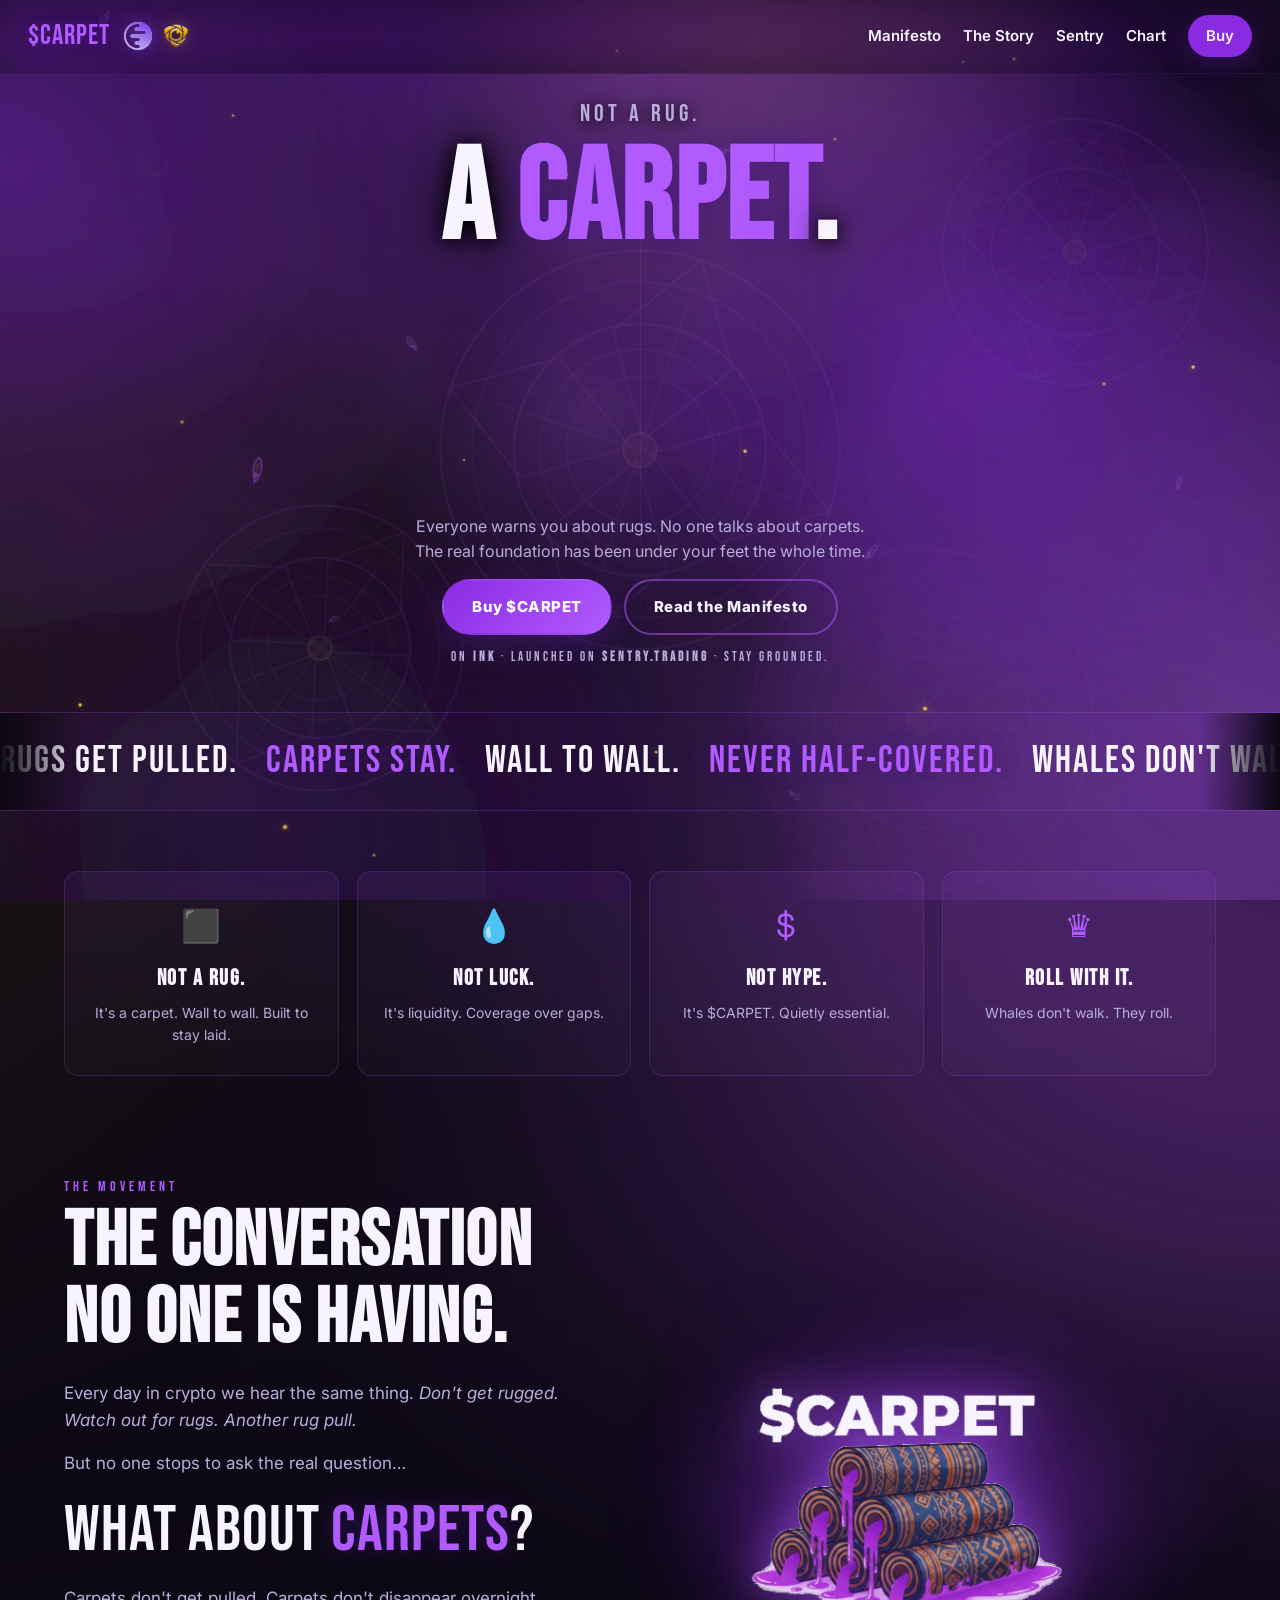
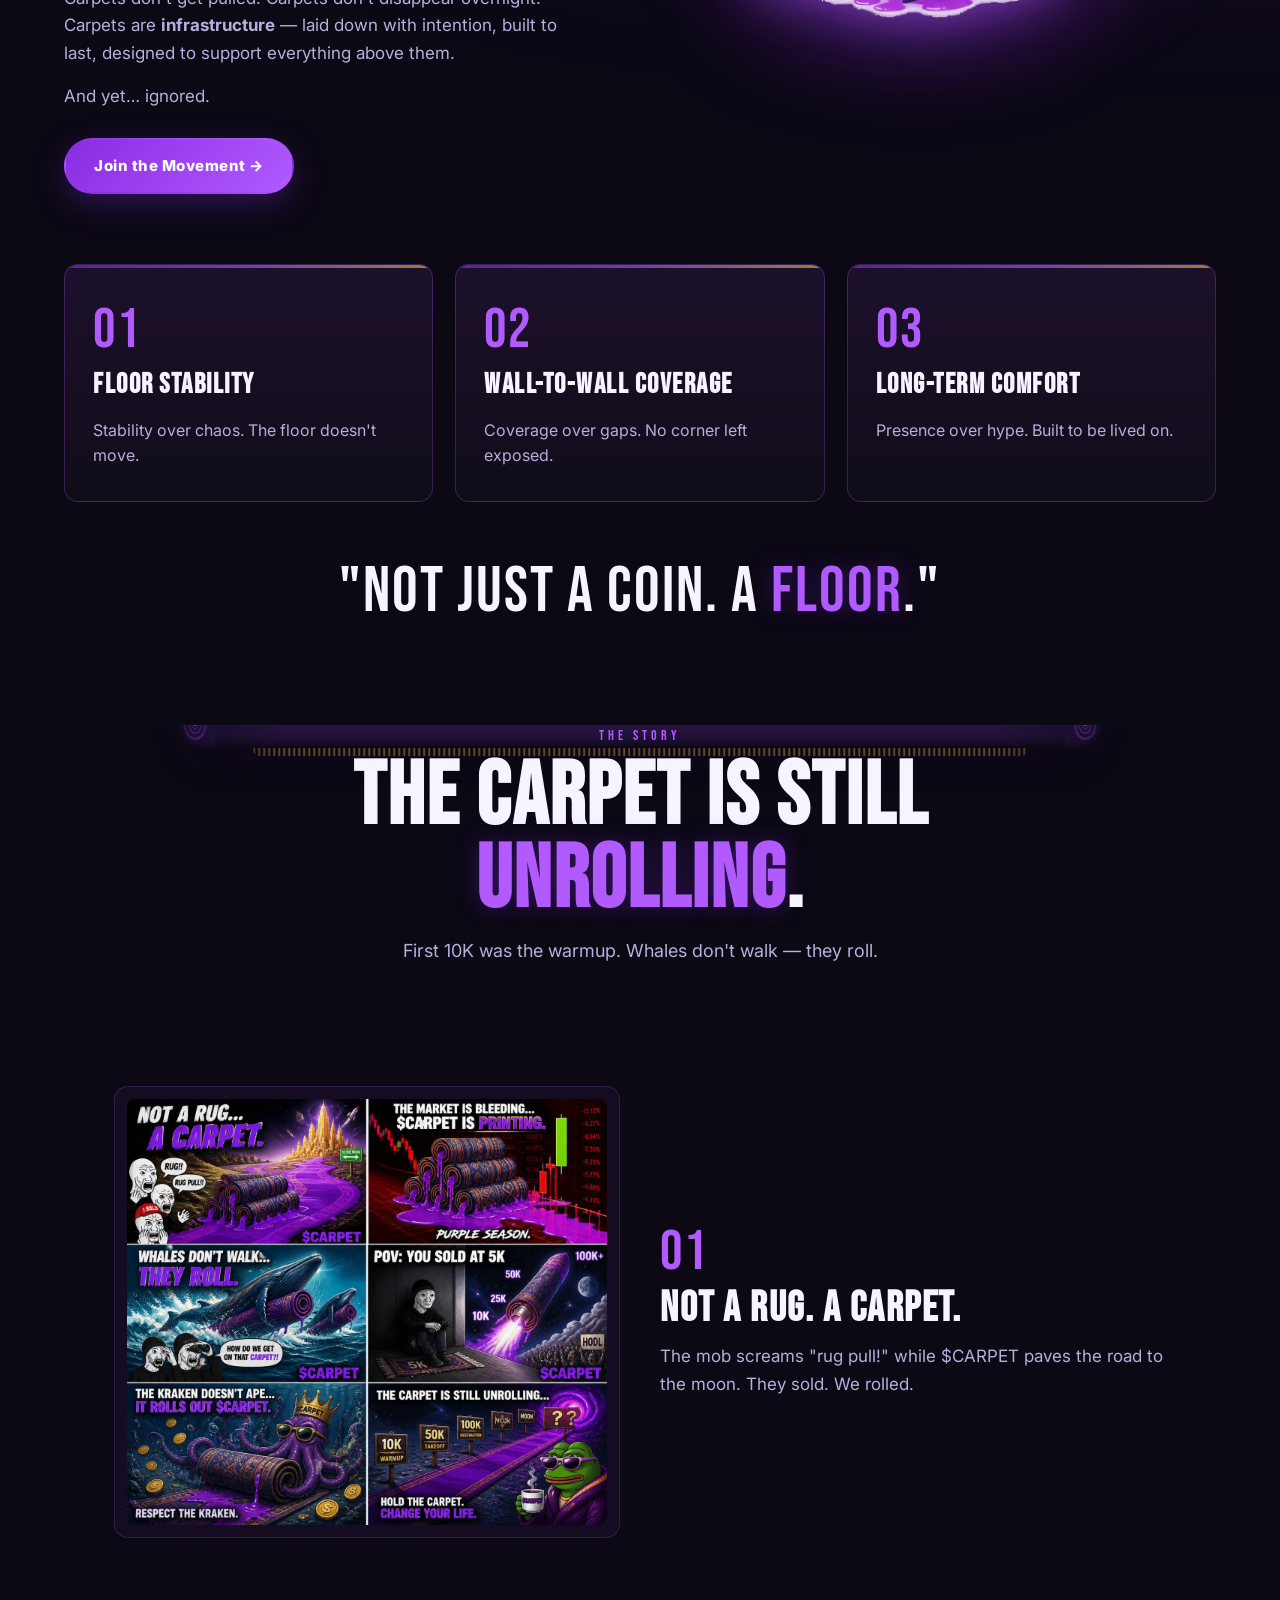
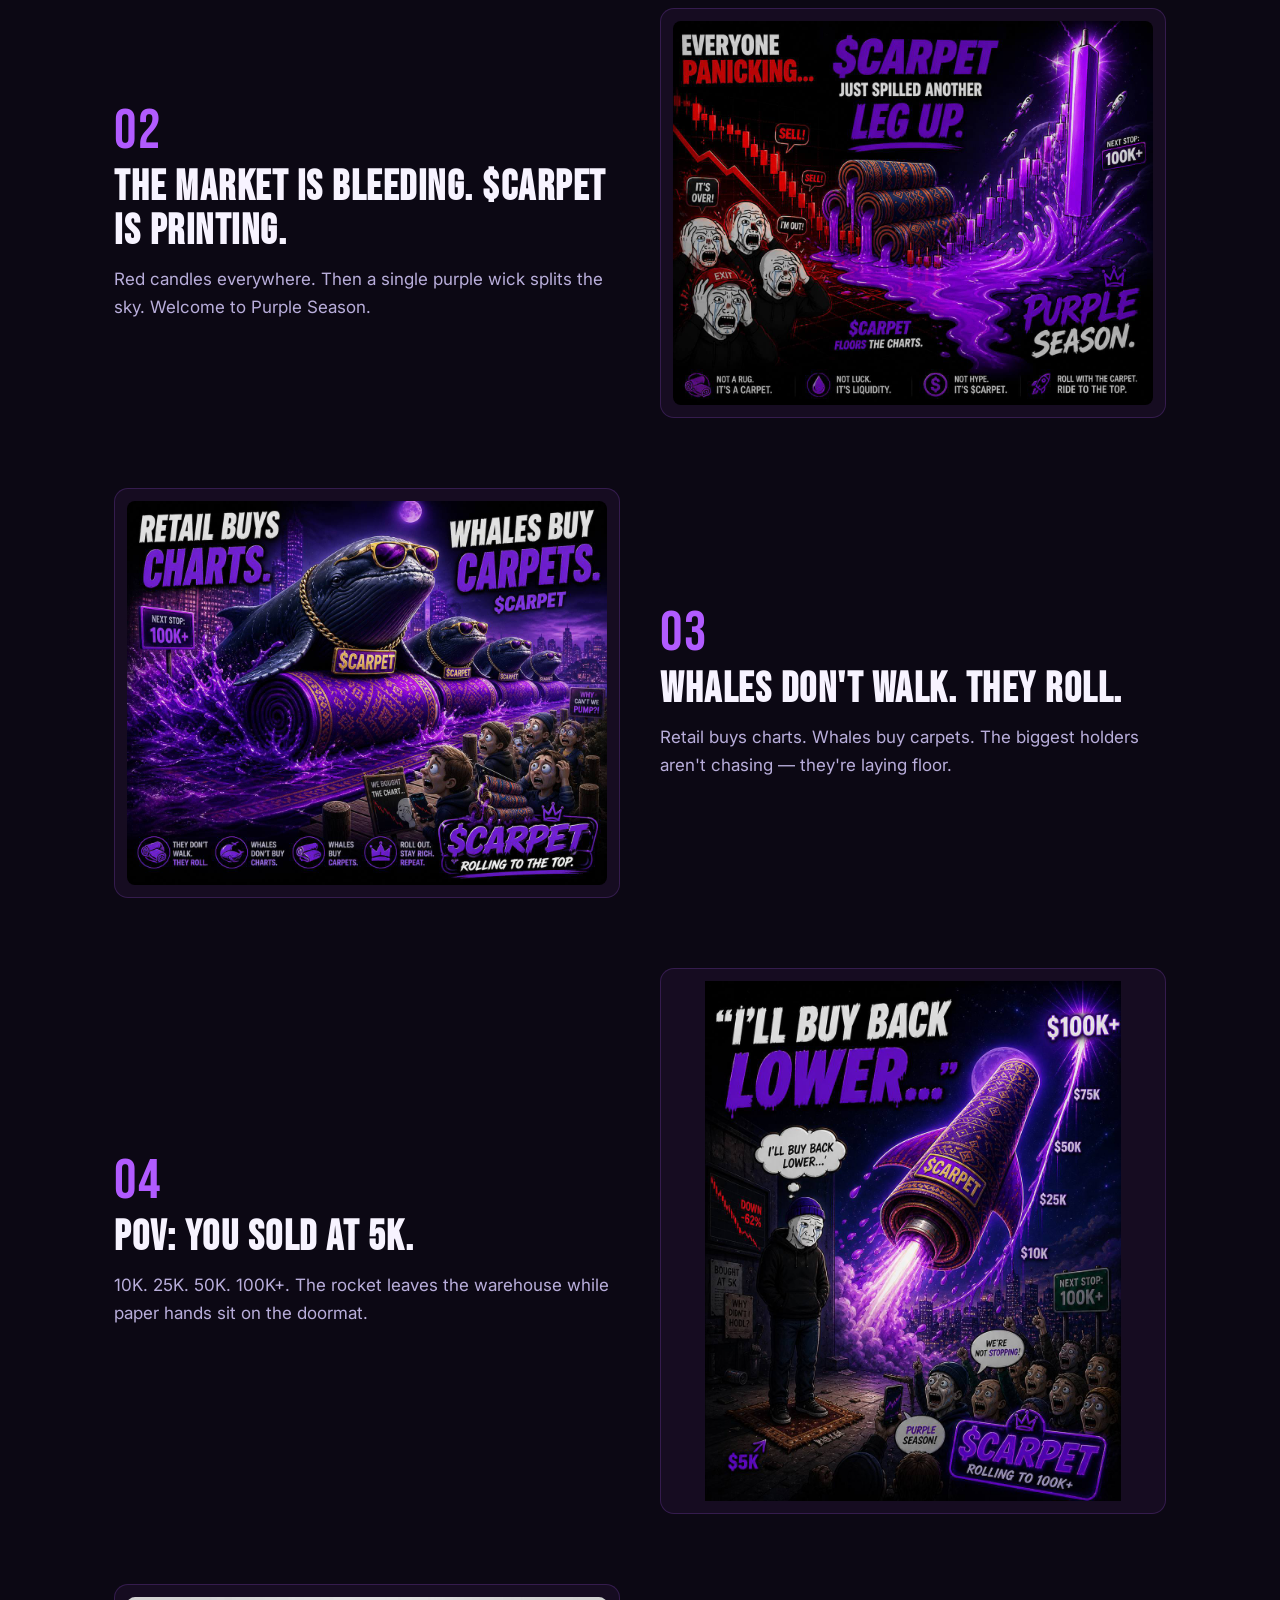
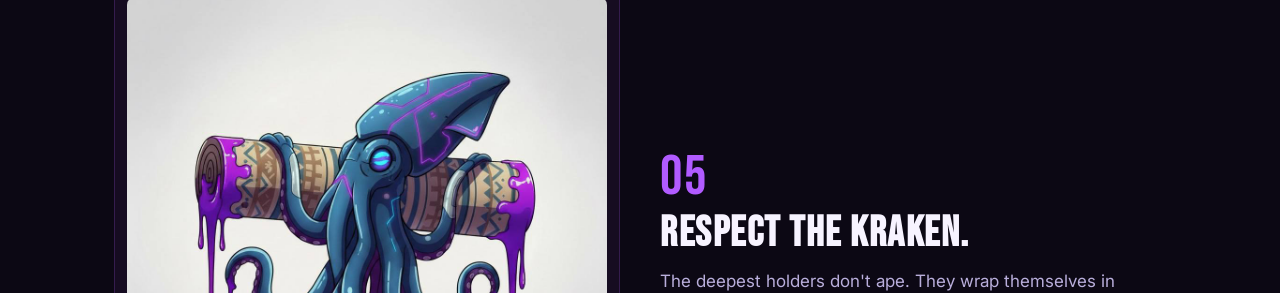
<file: pages/manifesto.html>
<!DOCTYPE html>
<html lang="en"><head>
<meta charset="UTF-8">
<meta http-equiv="refresh" content="0; url=../index.html#manifesto">
<link rel="canonical" href="../index.html#manifesto">
<title>Redirecting…</title>
</head><body><p>Redirecting to <a href="../index.html#manifesto">the Manifesto</a>.</p></body></html>
</file>
<file: css/style.css>
/* =========================================================
   $CARPET — Stylesheet (single-page, consolidated)
   ========================================================= */

:root {
  --bg: #0c0814;
  --bg-2: #140a1f;
  --ink: #f7f3ff;
  --muted: #b9aedb;
  --purple: #8a2be2;
  --purple-2: #b15bff;
  /* Glow used behind text — kept dark so it reads as a halo, not pink-cloud */
  --purple-glow: rgba(70, 28, 130, 0.55);
  --purple-glow-text: rgba(70, 28, 130, 0.65);
  --gold: #f5c542;
  --green: #4ade80;
  --radius: 14px;
  --max: 1200px;
  --font-display: 'Bebas Neue', Impact, sans-serif;
  --font-body: 'Inter', system-ui, -apple-system, sans-serif;
}

* { box-sizing: border-box; margin: 0; padding: 0; }
html { scroll-behavior: smooth; scroll-padding-top: 80px; }
body {
  background: var(--bg);
  color: var(--ink);
  font-family: var(--font-body);
  line-height: 1.6;
  min-height: 100vh;
  overflow-x: hidden;
  position: relative;
  isolation: isolate;
}

/* =========================================================
   LIVE BACKGROUND — "Carpet Cosmos" (5 layered effects)
     L0  Rotating conic spectrum (body::before)
     L1  Animated SVG ferrofluid blobs
     L2  Breathing Persian medallion constellations
     L3  Rising gold dust particles
     L4  Falling Persian ornament rain
     L5  Cursor-following purple spotlight (mouse)
     L6  Dot grid + film grain overlay (body::after)
   ========================================================= */

.bg-fx {
  position: fixed;
  inset: 0;
  z-index: -3;
  pointer-events: none;
  overflow: hidden;
  /* Cursor reactive variables, updated by JS — defaults center the spot. */
  --cx: 50%;
  --cy: 50%;
}

/* L1 — fluid */
.bg-fluid {
  position: absolute;
  inset: -10%;
  width: 120%; height: 120%;
  z-index: 0;
  opacity: 0.92;
  animation: fluid-pan 70s ease-in-out infinite;
}
@keyframes fluid-pan {
  0%, 100% { transform: translate3d(0,0,0)        scale(1); }
  50%      { transform: translate3d(-4vw, 3vh, 0) scale(1.04); }
}

/* L2 — Persian medallion constellations: large breathing rings */
.medallion-field { position: absolute; inset: 0; z-index: 1; }
.medallion {
  position: absolute;
  left: var(--mx); top: var(--my);
  width: var(--mr); height: var(--mr);
  margin-left: calc(var(--mr) * -0.5);
  margin-top:  calc(var(--mr) * -0.5);
  background-image: url("data:image/svg+xml;utf8,<svg xmlns='http://www.w3.org/2000/svg' viewBox='0 0 200 200'><g fill='none' stroke='%23b15bff' stroke-linecap='round' stroke-linejoin='round'><circle cx='100' cy='100' r='95' stroke-width='1' stroke-opacity='0.55'/><circle cx='100' cy='100' r='80' stroke-width='0.6' stroke-opacity='0.45'/><circle cx='100' cy='100' r='60' stroke-width='1' stroke-opacity='0.5'/><circle cx='100' cy='100' r='35' stroke-width='0.6' stroke-opacity='0.45'/><path d='M100 5 L130 50 L100 95 L70 50 Z' stroke-width='0.8' stroke-opacity='0.5'/><path d='M100 105 L130 150 L100 195 L70 150 Z' stroke-width='0.8' stroke-opacity='0.5'/><path d='M5 100 L50 70 L95 100 L50 130 Z' stroke-width='0.8' stroke-opacity='0.5'/><path d='M105 100 L150 70 L195 100 L150 130 Z' stroke-width='0.8' stroke-opacity='0.5'/><circle cx='100' cy='100' r='8' stroke='%23f5c542' stroke-opacity='0.6' stroke-width='0.8' fill='%23f5c542' fill-opacity='0.18'/></g><g stroke='%23f5c542' stroke-opacity='0.35' fill='none' stroke-width='0.5'><path d='M100 25 L100 175 M25 100 L175 100'/><circle cx='100' cy='100' r='48'/></g></svg>");
  background-size: contain;
  background-repeat: no-repeat;
  filter: blur(0.4px);
  opacity: 0;
  animation: medallion-breathe var(--mp, 22s) ease-in-out infinite,
             medallion-spin   calc(var(--mp, 22s) * 6) linear infinite;
  animation-delay: var(--md, 0s);
  will-change: opacity, transform;
}
@keyframes medallion-breathe {
  0%, 100% { opacity: 0.05; }
  50%      { opacity: 0.22; }
}
@keyframes medallion-spin {
  to { transform: rotate(360deg); }
}

/* L3 — rising gold dust (small twinkling particles) */
.dust { position: absolute; inset: 0; z-index: 2; }
.dot {
  position: absolute;
  bottom: -20px;
  left: var(--x);
  width: 6px;
  height: 6px;
  border-radius: 50%;
  background: radial-gradient(circle, #ffe9a8 0%, #f5c542 40%, transparent 75%);
  opacity: 0;
  transform: scale(var(--s, 1));
  filter: drop-shadow(0 0 4px rgba(245,197,66,0.7));
  animation: dust-rise var(--dur, 16s) linear infinite,
             dust-twinkle calc(var(--dur, 16s) * 0.27) ease-in-out infinite;
  animation-delay: var(--d, 0s);
  will-change: transform, opacity;
}
@keyframes dust-rise {
  0%   { transform: translate3d(0, 0, 0)         scale(var(--s, 1)); opacity: 0; }
  10%  { opacity: 0.9; }
  90%  { opacity: 0.9; }
  100% { transform: translate3d(0, -110vh, 0)   scale(var(--s, 1)); opacity: 0; }
}
@keyframes dust-twinkle {
  0%, 100% { filter: drop-shadow(0 0 4px rgba(245,197,66,0.7)); }
  50%      { filter: drop-shadow(0 0 12px rgba(245,197,66,1)); }
}

/* L4 — Persian ornament rain (refined: fewer, more elegant) */
.ornament-rain { position: absolute; inset: 0; z-index: 3; }
.orn {
  position: absolute;
  top: -80px;
  left: var(--x);
  width: 28px;
  height: 36px;
  opacity: var(--o, 0.6);
  transform: scale(var(--s, 1));
  animation: orn-fall var(--dur, 22s) linear infinite;
  animation-delay: var(--d, 0s);
  background-image: url("data:image/svg+xml;utf8,<svg xmlns='http://www.w3.org/2000/svg' viewBox='0 0 28 36'><g fill='none' stroke='%23b15bff' stroke-width='1.4' stroke-linecap='round' stroke-linejoin='round'><path d='M14 1 C7 8, 7 24, 14 31 C20 25, 19 16, 17 12 C15 8, 13 6, 14 1 Z'/><circle cx='14' cy='10' r='2.4' fill='%23f5c542' fill-opacity='0.35'/><path d='M14 13 L14 25 M11 16 L17 16 M10.5 19 L17.5 19 M11 22 L17 22' stroke='%23f5c542' stroke-opacity='0.5' stroke-width='0.7'/></g></svg>");
  background-repeat: no-repeat;
  background-size: contain;
  filter: drop-shadow(0 0 6px rgba(70,28,130,0.55));
  will-change: transform;
}
@keyframes orn-fall {
  0%   { transform: translate3d(0, 0, 0)     scale(var(--s, 1)) rotate(0deg); }
  100% { transform: translate3d(0, 110vh, 0) scale(var(--s, 1)) rotate(360deg); }
}

/* L5 — cursor-following spotlight: a large soft purple radial glow that
   tracks the user's cursor with smooth lag (lag is applied in JS) */
.cursor-spot {
  position: absolute;
  inset: 0;
  z-index: 4;
  pointer-events: none;
  background: radial-gradient(circle 320px at var(--cx, 50%) var(--cy, 50%),
    rgba(177,91,255,0.18),
    rgba(138,43,226,0.10) 35%,
    transparent 70%);
  mix-blend-mode: screen;
  transition: background-position 0.0s linear;
}

/* L0 — slow rotating conic spectrum (deepest layer behind .bg-fx) */
body::before {
  content: "";
  position: fixed;
  inset: -50%;
  z-index: -4;
  pointer-events: none;
  background:
    conic-gradient(from 0deg at 50% 50%,
      rgba(138,43,226,0.50) 0deg,
      rgba(86,28,168,0.0)   60deg,
      rgba(177,91,255,0.36) 140deg,
      rgba(86,28,168,0.0)   200deg,
      rgba(245,197,66,0.09) 260deg,
      rgba(86,28,168,0.0)   320deg,
      rgba(138,43,226,0.50) 360deg);
  filter: blur(140px) saturate(1.2);
  animation: conic-spin 130s linear infinite;
  will-change: transform;
}
@keyframes conic-spin {
  to { transform: rotate(360deg); }
}

/* L6 — fine dot grid + film grain overlay */
body::after {
  content: "";
  position: fixed;
  inset: 0;
  z-index: -2;
  pointer-events: none;
  background-image:
    radial-gradient(circle at 1px 1px, rgba(177,91,255,0.13) 1px, transparent 1.5px),
    url("data:image/svg+xml;utf8,<svg xmlns='http://www.w3.org/2000/svg' width='220' height='220'><filter id='n'><feTurbulence type='fractalNoise' baseFrequency='0.85' numOctaves='2' stitchTiles='stitch'/><feColorMatrix values='0 0 0 0 0  0 0 0 0 0  0 0 0 0 0  0 0 0 0.45 0'/></filter><rect width='100%' height='100%' filter='url(%23n)' opacity='0.5'/></svg>");
  background-size: 28px 28px, 220px 220px;
  -webkit-mask-image: radial-gradient(ellipse 80% 75% at 50% 40%, #000 30%, transparent 95%);
          mask-image: radial-gradient(ellipse 80% 75% at 50% 40%, #000 30%, transparent 95%);
  opacity: 0.42;
  mix-blend-mode: screen;
}

@media (prefers-reduced-motion: reduce) {
  body::before, .bg-fluid, .orn, .dot, .medallion { animation: none; }
}

/* ============== MOBILE-SPECIFIC TUNING ============== */
@media (max-width: 720px) {
  /* Banner stage already spans full viewport — just trim bottom margin */
  .hero-stage { margin-bottom: 8px; }

  /* Background — keep the vibe, lighten the cost */
  body::before { filter: blur(80px) saturate(1.2); }     /* lower blur radius */
  .bg-fluid    { opacity: 0.75; }                         /* less intense */
  /* Hide half the ornament rain + half the dust on small screens */
  .orn:nth-child(2n), .dot:nth-child(2n) { display: none; }
  /* Shrink medallion constellations so they don't overflow */
  .medallion { transform: scale(0.55); transform-origin: center center; }

  /* Unroll carpet — let it scale down to viewport width */
  .unroll-carpet { width: min(86vw, 460px); }
  .unroll-edge   { width: min(90vw, 480px); height: 38px; }

  /* DexScreener — shorter on mobile */
  .dex-embed iframe { height: 380px; }

  /* Section vertical rhythm */
  .pillars { margin: 36px auto; gap: 12px; }
  .manifesto, .buy, .comic-strip { margin: 56px auto; }
  .sentry { margin: 56px 0; padding: 56px 18px; }

  /* Card paddings */
  .pillar { padding: 22px 16px; }
  .manifesto-card, .sentry-card { padding: 26px 20px; }

  /* Hero image area */
  .manifesto-art { min-height: 280px; }
  .manifesto-art img { width: 100%; }

  /* Comic panel max image height a little smaller */
  .panel-img img { max-height: 420px; }
}

@media (max-width: 480px) {
  /* Even tighter on phone-narrow */
  .hero-stage { margin-bottom: 6px; }

  .pillars { grid-template-columns: 1fr; }
  .nav { padding: 12px 16px; gap: 10px; }
  .brand { font-size: 20px; }
  .ink-badge, .sentry-badge { height: 22px; width: 22px; }
  .nav-links .cta { padding: 7px 14px; font-size: 13px; }

  /* Background — still lighter */
  .medallion { transform: scale(0.4); }
  .orn:nth-child(3n), .dot:nth-child(3n) { display: none; }

  /* Buy section CA card stacks */
  .ca-row { flex-direction: column; align-items: stretch; }
  #copyBtn { padding: 12px 14px; }

  .dex-embed iframe { height: 320px; }
}
a { color: var(--purple-2); text-decoration: none; transition: color .2s ease; }
a:hover { color: var(--gold); }
img { max-width: 100%; height: auto; display: block; }
.purple { color: var(--purple-2); text-shadow: 0 0 22px var(--purple-glow-text); }

/* ============== NAV ============== */
.nav {
  position: sticky; top: 0; z-index: 50;
  display: flex; justify-content: space-between; align-items: center;
  padding: 14px 28px;
  /* Lighter, more airy — relies on stronger backdrop blur for readability */
  background: rgba(12, 8, 20, 0.42);
  backdrop-filter: blur(18px) saturate(1.2);
  -webkit-backdrop-filter: blur(18px) saturate(1.2);
  border-bottom: 1px solid rgba(177,91,255,0.10);
}
.brand {
  display: inline-flex; align-items: center; gap: 8px;
  font-family: var(--font-display);
  font-size: 28px; letter-spacing: 1px; color: var(--ink);
}
.brand-mark { color: var(--purple-2); text-shadow: 0 0 14px var(--purple-glow-text); }
.brand-wrap {
  display: inline-flex;
  align-items: center;
  gap: 10px;
}
.ink-badge {
  height: 28px;
  width: 28px;
  display: inline-block;
  vertical-align: middle;
  margin-left: 6px;
  filter: drop-shadow(0 0 8px rgba(128, 73, 242, 0.55));
  transition: transform .15s ease, filter .2s ease;
}
.brand:hover .ink-badge {
  filter: drop-shadow(0 0 12px rgba(185, 159, 255, 0.7));
}

.sentry-badge-link {
  display: inline-flex;
  align-items: center;
  line-height: 0;
}
.sentry-badge {
  height: 28px;
  width: 28px;
  border-radius: 7px;
  display: block;
  filter: drop-shadow(0 0 8px rgba(245, 197, 66, 0.35));
  transition: transform .15s ease, filter .2s ease;
}
.sentry-badge-link:hover .sentry-badge {
  filter: drop-shadow(0 0 14px rgba(245, 197, 66, 0.6));
  transform: translateY(-1px);
}
.brand:hover .ink-badge { transform: translateY(-1px); }
.nav-links { display: flex; gap: 22px; align-items: center; }
.nav-links a { color: var(--ink); font-weight: 600; font-size: 15px; }
.nav-links a:hover { color: var(--purple-2); }
.nav-links .cta {
  background: var(--purple); color: var(--ink);
  padding: 9px 18px; border-radius: 999px;
  box-shadow: 0 6px 24px var(--purple-glow);
}
.nav-links .cta:hover { background: var(--purple-2); color: #fff; }

/* ============== BUTTONS ============== */
.btn {
  display: inline-block; padding: 14px 28px; border-radius: 999px;
  font-weight: 800; letter-spacing: 0.5px; font-size: 15px;
  transition: transform .15s ease, box-shadow .2s ease, background .2s ease, color .2s ease;
  border: 2px solid transparent; cursor: pointer;
}
.btn:hover { transform: translateY(-2px); }
.btn-primary {
  background: linear-gradient(135deg, var(--purple), var(--purple-2));
  color: white; box-shadow: 0 10px 30px var(--purple-glow);
}
.btn-primary:hover { color: #fff; box-shadow: 0 14px 40px var(--purple-glow); }
.btn-ghost { background: transparent; color: var(--ink); border-color: rgba(177,91,255,0.5); }
.btn-ghost:hover { background: rgba(177,91,255,0.08); color: #fff; }

/* ============== SHARED ============== */
.eyebrow {
  font-family: var(--font-display);
  letter-spacing: 4px; color: var(--purple-2);
  font-size: 14px;
  display: block; margin-bottom: 6px;
}
.section-head {
  text-align: center; max-width: 800px; margin: 0 auto 50px;
}
.section-head h2 {
  font-family: var(--font-display);
  font-size: clamp(48px, 7vw, 88px);
  letter-spacing: 2px; line-height: 0.95; margin: 8px 0 14px;
}
.section-head .lead { color: var(--muted); font-size: 18px; }

/* ============== HERO ============== */
.hero { position: relative; text-align: center; padding: 8px 24px 24px; overflow: hidden; }
.hero-bg {
  position: absolute; inset: 0; pointer-events: none; z-index: 0;
  /* Single soft spotlight from the top — the global bg does the heavy lifting */
  background: radial-gradient(circle at 50% 0%, rgba(177,91,255,0.22), transparent 60%);
}
/* single beam line for extra crispness */
.hero::after {
  content: "";
  position: absolute;
  left: 50%;
  top: 0;
  width: 1px;
  height: 100%;
  background: linear-gradient(180deg, rgba(177,91,255,0.0), rgba(177,91,255,0.35) 40%, rgba(177,91,255,0.0));
  pointer-events: none;
  filter: blur(0.4px);
  opacity: 0.5;
  z-index: 1;
}
/* Kraken mascot — sits just below the headline, inline */
/* Hero stage: full-viewport-wide container holding banner + overlaid headline */
.hero-stage {
  position: relative;
  width: 100vw;
  max-width: none;
  margin-left: calc(50% - 50vw);
  margin-right: calc(50% - 50vw);
  margin-top: 0;
  margin-bottom: 6px;
  display: flex;
  align-items: center;
  justify-content: center;
}

/* Overlay text sits horizontally centered, anchored toward the top */
.hero-overlay {
  position: absolute;
  inset: 0;
  display: flex;
  flex-direction: column;
  align-items: center;
  justify-content: flex-start;
  text-align: center;
  pointer-events: none;
  padding: 1% 24px 0;
}
.hero-overlay .kicker {
  margin-bottom: 4px;
  text-shadow:
    0 2px 14px rgba(0,0,0,0.85),
    0 0 28px rgba(0,0,0,0.65);
}
.hero-overlay h1 {
  margin: 0;
  text-shadow:
    0 2px 18px rgba(0,0,0,0.9),
    0 0 38px rgba(0,0,0,0.75),
    0 0 80px rgba(12,8,20,0.6);
}

/* Wizard banner — full-viewport hero image, edges fade into the background */
.hero-banner {
  display: block;
  width: 100%;
  max-width: none;
  height: auto;
  margin: 0;
  /* Soft fade on top + bottom + sides so the banner blends into the page bg */
  -webkit-mask-image:
    linear-gradient(to bottom, transparent 0%, #000 9%, #000 86%, transparent 100%),
    linear-gradient(to right,  transparent 0%, #000 4%, #000 96%, transparent 100%);
  -webkit-mask-composite: source-in;
          mask-image:
    linear-gradient(to bottom, transparent 0%, #000 9%, #000 86%, transparent 100%),
    linear-gradient(to right,  transparent 0%, #000 4%, #000 96%, transparent 100%);
          mask-composite: intersect;
  filter:
    drop-shadow(0 0 50px rgba(177,91,255,0.35))
    drop-shadow(0 0 120px rgba(138,43,226,0.22));
  animation: banner-float 7s ease-in-out infinite;
  /* hide the alt-text/border placeholder during load */
  border: 0;
  background: transparent;
  outline: none;
  font-size: 0;
  color: transparent;
}
@keyframes banner-float {
  0%, 100% { translate: 0 0; }
  50%      { translate: 0 -6px; }
}

/* legacy mascot styles kept for safety in case of cached HTML — also hidden if present */
.hero-mascot { display: none; }
@media (prefers-reduced-motion: reduce) {
  .hero-mascot { animation: none; }
}
.hero-inner {
  position: relative; max-width: 920px; margin: 0 auto;
  z-index: 2;
}
.kicker {
  font-family: var(--font-display);
  font-size: 24px; letter-spacing: 4px; color: var(--muted);
  margin: 0 0 6px;
}
.hero h1 {
  font-family: var(--font-display);
  font-size: clamp(64px, 10vw, 130px);
  line-height: 0.9; letter-spacing: 2px;
  margin: 6px 0 18px;
  text-align: center;
}
.kicker { text-align: center; }
.tagline { font-size: 16px; color: var(--muted); max-width: 680px; margin: 4px auto 14px; }
.hero-cta { display: flex; gap: 12px; justify-content: center; flex-wrap: wrap; }
.chain {
  margin-top: 12px; font-family: var(--font-display);
  letter-spacing: 3px; color: var(--muted); font-size: 13px;
}

/* ============== TRUTHS MARQUEE ============== */
.truths {
  position: relative;
  margin: 20px 0 40px;
  padding: 18px 0;
  border-top: 1px solid rgba(177,91,255,0.2);
  border-bottom: 1px solid rgba(177,91,255,0.2);
  background: linear-gradient(90deg, rgba(177,91,255,0.06), rgba(138,43,226,0.02), rgba(177,91,255,0.06));
  overflow: hidden;
  white-space: nowrap;
}
.truths::before, .truths::after {
  content: ""; position: absolute; top: 0; bottom: 0; width: 80px;
  z-index: 2; pointer-events: none;
}
.truths::before { left: 0; background: linear-gradient(90deg, var(--bg), transparent); }
.truths::after  { right: 0; background: linear-gradient(270deg, var(--bg), transparent); }
.truths-track {
  display: inline-flex; align-items: center; gap: 28px;
  animation: truths-scroll 38s linear infinite;
  font-family: var(--font-display);
  font-size: clamp(24px, 3vw, 38px);
  letter-spacing: 2px; color: var(--ink);
  padding-left: 0;
}
.truths-track .dot { color: var(--gold); font-size: 14px; opacity: 0.7; }
.truths-track span.purple { text-shadow: 0 0 20px var(--purple-glow-text); }
@keyframes truths-scroll {
  0% { transform: translateX(0); }
  100% { transform: translateX(-50%); }
}
.truths:hover .truths-track { animation-play-state: paused; }

/* ============== PILLARS ============== */
.pillars {
  max-width: var(--max); margin: 60px auto;
  padding: 0 24px;
  display: grid; grid-template-columns: repeat(4, 1fr); gap: 18px;
}
.pillar {
  background: linear-gradient(180deg, rgba(177,91,255,0.08), rgba(255,255,255,0.02));
  border: 1px solid rgba(177,91,255,0.18);
  border-radius: var(--radius);
  padding: 28px 22px; text-align: center;
  transition: transform .2s ease, border-color .2s ease;
}
.pillar:hover { transform: translateY(-4px); border-color: var(--purple-2); }
.pillar-icon { font-size: 32px; color: var(--purple-2); margin-bottom: 10px; }
.pillar h3 {
  font-family: var(--font-display);
  letter-spacing: 1.5px; font-size: 22px; margin-bottom: 6px;
}
.pillar p { color: var(--muted); font-size: 14px; }

/* ============== MANIFESTO (combined narrative + cards + pull-quote) ============== */
.manifesto {
  max-width: var(--max); margin: 100px auto;
  padding: 0 24px;
}
.manifesto-top {
  display: grid; grid-template-columns: 0.95fr 1.05fr;
  gap: 60px; align-items: center; margin-bottom: 70px;
}
.manifesto-text h2 {
  font-family: var(--font-display);
  font-size: clamp(46px, 6vw, 78px);
  letter-spacing: 1.5px; line-height: 1; margin: 4px 0 22px;
}
.manifesto-text p { color: var(--muted); margin-bottom: 16px; font-size: 17px; }
.manifesto-text .big {
  font-family: var(--font-display);
  font-size: clamp(40px, 5vw, 64px);
  color: var(--ink); line-height: 1; letter-spacing: 1px; margin: 22px 0;
}
.manifesto-text .btn { margin-top: 12px; }
.manifesto-art {
  position: relative;
  min-height: 380px;
  display: flex; align-items: center; justify-content: center;
  padding: 10px;
}
.manifesto-art::before {
  /* Big radial glow behind the image */
  content: "";
  position: absolute;
  inset: -10%;
  background:
    radial-gradient(ellipse 60% 55% at 50% 55%, rgba(177,91,255,0.55), rgba(138,43,226,0.25) 40%, transparent 70%);
  filter: blur(40px);
  z-index: 0;
  pointer-events: none;
  animation: pulse-glow 6s ease-in-out infinite;
}
.manifesto-art img {
  position: relative;
  z-index: 1;
  width: 110%;
  max-width: none;
  height: auto;
  background: transparent;
  filter:
    drop-shadow(0 0 24px rgba(177,91,255,0.55))
    drop-shadow(0 0 60px rgba(138,43,226,0.4));
}
@keyframes pulse-glow {
  0%, 100% { opacity: 0.85; transform: scale(1); }
  50%      { opacity: 1;     transform: scale(1.04); }
}

.manifesto-grid {
  display: grid; grid-template-columns: repeat(3, 1fr);
  gap: 22px; margin-bottom: 56px;
}
.manifesto-card {
  position: relative; padding: 38px 28px 32px;
  border-radius: var(--radius);
  border: 1px solid rgba(177,91,255,0.25);
  background: linear-gradient(180deg, rgba(177,91,255,0.1), rgba(255,255,255,0.02));
  text-align: left; overflow: hidden;
  transition: transform .25s ease, border-color .25s ease, box-shadow .25s ease;
}
.manifesto-card::before {
  content: ""; position: absolute; top: 0; left: 0; right: 0; height: 3px;
  background: linear-gradient(90deg, var(--purple), var(--purple-2), var(--gold));
  opacity: 0.6;
}
.manifesto-card:hover {
  transform: translateY(-6px); border-color: var(--purple-2);
  box-shadow: 0 20px 50px rgba(177,91,255,0.18);
}
.m-num {
  font-family: var(--font-display);
  font-size: 56px; color: var(--purple-2);
  letter-spacing: 2px; line-height: 1;
  display: block;
}
.manifesto-card h4 {
  font-family: var(--font-display);
  font-size: 28px; letter-spacing: 1.5px; margin: 4px 0 10px;
}
.manifesto-card p { color: var(--muted); }

.pull-quote {
  font-family: var(--font-display);
  font-size: clamp(40px, 5vw, 64px);
  letter-spacing: 2px; line-height: 1.05;
  color: var(--ink);
  text-align: center;
  border: none; padding: 0; margin: 0;
}

/* ============== COMIC STRIP ============== */
.comic-strip {
  position: relative;
  max-width: 1100px; margin: 100px auto;
  padding: 0 24px;
  display: flex; flex-direction: column; gap: 70px;
}
.comic-strip > .panel,
.comic-strip > .section-head { position: relative; z-index: 1; }

/* ===== Scroll-driven unrolling carpet ===== */
.unroll-bg {
  position: absolute;
  inset: 0;
  z-index: 0;
  pointer-events: none;
  overflow: hidden;
  /* fade left/right edges so it doesn't visually compete */
  -webkit-mask-image: linear-gradient(to right, transparent, #000 18%, #000 82%, transparent);
          mask-image: linear-gradient(to right, transparent, #000 18%, #000 82%, transparent);
  /* Promote to its own paint layer so scroll updates don't repaint siblings */
  contain: layout paint;
  /* CSS variables live on this element instead of the whole #story so style
     invalidation only hits .unroll-carpet and .unroll-edge */
}
.unroll-carpet {
  position: absolute;
  top: 0;
  left: 50%;
  transform: translate3d(-50%, 0, 0);
  width: clamp(520px, 70vw, 920px);
  height: 100%;
  background-color: #1a0f2c;
  background-image:
    url("data:image/svg+xml;utf8,<svg xmlns='http://www.w3.org/2000/svg' viewBox='0 0 240 240' width='240' height='240'><rect width='240' height='240' fill='%231a0f2c'/><g stroke-linecap='round' stroke-linejoin='round'><line x1='0' y1='30' x2='240' y2='30' stroke='%23b15bff' stroke-opacity='0.30' stroke-width='1'/><line x1='0' y1='40' x2='240' y2='40' stroke='%23f5c542' stroke-opacity='0.18' stroke-width='0.8'/><line x1='0' y1='200' x2='240' y2='200' stroke='%23f5c542' stroke-opacity='0.18' stroke-width='0.8'/><line x1='0' y1='210' x2='240' y2='210' stroke='%23b15bff' stroke-opacity='0.30' stroke-width='1'/><g transform='translate(120 120)'><path d='M0 -50 L42 0 L0 50 L-42 0 Z' fill='none' stroke='%23b15bff' stroke-opacity='0.55' stroke-width='1.5'/><path d='M0 -34 L26 0 L0 34 L-26 0 Z' fill='none' stroke='%23f5c542' stroke-opacity='0.45' stroke-width='1'/><path d='M0 -18 L14 0 L0 18 L-14 0 Z' fill='%23f5c542' fill-opacity='0.18' stroke='%23f5c542' stroke-opacity='0.55' stroke-width='0.8'/><circle r='3' fill='%23f5c542'/></g><path d='M30 120 L48 108 L62 120 L48 132 Z' fill='none' stroke='%23b15bff' stroke-opacity='0.40' stroke-width='1'/><path d='M210 120 L192 108 L178 120 L192 132 Z' fill='none' stroke='%23b15bff' stroke-opacity='0.40' stroke-width='1'/></g></svg>"),
    repeating-linear-gradient(180deg,
      rgba(255,255,255,0.022) 0px,
      rgba(255,255,255,0.022) 1px,
      transparent 1px,
      transparent 4px);
  background-repeat: repeat, repeat;
  background-size: 240px 240px, 100% 4px;
  background-position: top center, top center;
  filter: contrast(1.1);
  opacity: 0.55;
  clip-path: inset(0 0 calc(100% - var(--unroll-y, 0px)) 0);
  -webkit-clip-path: inset(0 0 calc(100% - var(--unroll-y, 0px)) 0);
  will-change: clip-path;
}

/* Rolled rug edge — cylindrical roll seen from the side */
.unroll-edge {
  position: absolute;
  left: 50%;
  top: 0;
  /* Composited GPU transforms via individual properties — they compose cleanly */
  translate: -50% calc(var(--unroll-y, 0px) - 50%);
  scale: var(--unroll-scale, 1);
  transform-origin: center center;
  will-change: translate, scale;
  backface-visibility: hidden;
  width: clamp(540px, 72vw, 940px);
  height: 46px;
  border-radius: 28px;
  background:
    /* LEFT end cap: concentric spiral rings (rolled rug cross-section) */
    radial-gradient(ellipse 16px 22px at 16px 50%,
      #f5c542 0%, #f5c542 6%,
      #2a1645 6%, #2a1645 14%,
      #6d2bb2 14%, #6d2bb2 22%,
      #2a1645 22%, #2a1645 32%,
      #6d2bb2 32%, #6d2bb2 42%,
      #2a1645 42%, #2a1645 56%,
      #6d2bb2 56%, #6d2bb2 70%,
      #2a1645 70%, #2a1645 100%) no-repeat,
    /* RIGHT end cap */
    radial-gradient(ellipse 16px 22px at calc(100% - 16px) 50%,
      #f5c542 0%, #f5c542 6%,
      #2a1645 6%, #2a1645 14%,
      #6d2bb2 14%, #6d2bb2 22%,
      #2a1645 22%, #2a1645 32%,
      #6d2bb2 32%, #6d2bb2 42%,
      #2a1645 42%, #2a1645 56%,
      #6d2bb2 56%, #6d2bb2 70%,
      #2a1645 70%, #2a1645 100%) no-repeat,
    /* Cylinder body — top highlight, deep middle, soft bottom */
    linear-gradient(180deg,
      #4a2080 0%,
      #6d2bb2 18%,
      #2a1645 50%,
      #1a0f2c 100%);
  background-size: 36px 100%, 36px 100%, 100% 100%;
  background-position: 0 0, 100% 0, 0 0;
  box-shadow:
    0 14px 30px rgba(0,0,0,0.55),
    0 0 40px rgba(177,91,255,0.20),
    inset 0 2px 0 rgba(255,255,255,0.22),
    inset 0 -3px 6px rgba(0,0,0,0.55);
  opacity: 0.95;
  transition: opacity 0.3s ease;
}
/* small fringe peeking out below the rolled rug — the leading tassels */
.unroll-edge::after {
  content: "";
  position: absolute;
  left: 8%;
  right: 8%;
  bottom: -8px;
  height: 8px;
  background-image: repeating-linear-gradient(90deg,
    rgba(245,197,66,0.55) 0 2px,
    transparent 2px 5px);
  opacity: 0.65;
  border-radius: 0 0 6px 6px;
}
/* hide edge before user scrolls into the section / after it's fully unrolled */
.comic-strip[data-unroll="done"] .unroll-edge,
.comic-strip[data-unroll="hidden"] .unroll-edge { opacity: 0; }
.panel {
  display: grid; grid-template-columns: 1fr 1fr;
  gap: 40px; align-items: center;
}
.panel.reverse .panel-img { order: 2; }
.panel-img {
  border-radius: var(--radius); overflow: hidden;
  border: 1px solid rgba(177,91,255,0.2);
  background: rgba(177,91,255,0.06);
  display: flex; align-items: center; justify-content: center;
  padding: 12px;
}
.panel-img img {
  width: 100%;
  height: auto;
  max-height: 520px;
  object-fit: contain;
  border-radius: 8px;
}
.panel-text .num {
  font-family: var(--font-display);
  font-size: 56px; color: var(--purple-2);
  letter-spacing: 2px; line-height: 1; display: block;
}
.panel-text h3 {
  font-family: var(--font-display);
  font-size: clamp(28px, 3.5vw, 42px);
  letter-spacing: 1.5px; line-height: 1.05;
  margin: 6px 0 12px;
}
.panel-text p { color: var(--muted); font-size: 17px; }

/* ============== SENTRY ============== */
.sentry {
  position: relative;
  margin: 100px 0;
  padding: 90px 24px;
  background:
    radial-gradient(800px 400px at 80% 0%, rgba(245,197,66,0.08), transparent 60%),
    radial-gradient(700px 500px at 10% 100%, rgba(177,91,255,0.18), transparent 60%),
    linear-gradient(180deg, var(--bg-2), var(--bg));
  border-top: 1px solid rgba(177,91,255,0.2);
  border-bottom: 1px solid rgba(177,91,255,0.2);
}
.sentry-inner { max-width: var(--max); margin: 0 auto; text-align: center; }
.sentry .eyebrow { color: var(--gold); letter-spacing: 5px; }
.sentry-hero-logo {
  display: block;
  width: 96px;
  height: 96px;
  margin: 14px auto 18px;
  border-radius: 22px;
  filter:
    drop-shadow(0 0 24px rgba(245, 197, 66, 0.45))
    drop-shadow(0 0 60px rgba(245, 197, 66, 0.18));
  transition: transform .3s ease;
}
.sentry-hero-logo:hover { transform: scale(1.05); }
.sentry h2 {
  font-family: var(--font-display);
  font-size: clamp(56px, 8vw, 110px);
  letter-spacing: 2px; line-height: 0.95; margin: 8px 0 18px;
}
.sentry .lead {
  color: var(--muted); font-size: 19px;
  max-width: 760px; margin: 0 auto 50px;
}
.sentry-grid {
  display: grid; grid-template-columns: repeat(3, 1fr);
  gap: 22px; margin-bottom: 40px;
}
.sentry-card {
  padding: 32px 24px; border-radius: var(--radius);
  border: 1px solid rgba(245,197,66,0.25);
  background: linear-gradient(180deg, rgba(245,197,66,0.06), rgba(177,91,255,0.04));
  text-align: left;
  transition: transform .25s ease, border-color .25s ease;
}
.sentry-card:hover { transform: translateY(-4px); border-color: var(--gold); }
.sentry-num {
  font-family: var(--font-display);
  font-size: 48px; color: var(--gold);
  letter-spacing: 2px; line-height: 1; display: block;
}
.sentry-card h4 {
  font-family: var(--font-display);
  font-size: 26px; letter-spacing: 1.3px; margin: 4px 0 8px;
}
.sentry-card p { color: var(--muted); font-size: 15px; }
.sentry-cta {
  display: flex; gap: 14px; justify-content: center; flex-wrap: wrap;
}

/* ============== BUY ============== */
.buy {
  max-width: var(--max); margin: 100px auto;
  padding: 0 24px;
}
.buy-head {
  text-align: center; max-width: 760px; margin: 0 auto 40px;
}
.buy-head h2 {
  font-family: var(--font-display);
  font-size: clamp(56px, 8vw, 110px);
  letter-spacing: 2px; line-height: 0.95; margin: 8px 0 14px;
}
.buy-head .lead { color: var(--muted); font-size: 18px; }
.buy-head .lead a { color: var(--gold); font-weight: 700; }
.buy-head .lead a:hover { color: var(--purple-2); }

.ca-card {
  max-width: 760px; margin: 0 auto 50px;
  padding: 26px; border-radius: var(--radius);
  border: 1px solid rgba(177,91,255,0.3);
  background: linear-gradient(180deg, rgba(177,91,255,0.1), rgba(255,255,255,0.02));
  text-align: left;
}
.ca-card label {
  font-family: var(--font-display);
  letter-spacing: 3px; color: var(--muted); font-size: 14px;
}
.ca-row {
  display: flex; align-items: center; gap: 12px;
  margin-top: 8px;
  background: rgba(0,0,0,0.4);
  padding: 12px 14px; border-radius: 10px;
  border: 1px solid rgba(177,91,255,0.2);
}
.ca-row code {
  flex: 1;
  font-family: ui-monospace, "SF Mono", Menlo, monospace;
  font-size: 14px; color: var(--ink); word-break: break-all;
}
.ca-note { color: var(--muted); font-size: 13px; margin-top: 10px; }
#copyBtn {
  background: var(--purple); color: white; border: none;
  padding: 10px 16px; border-radius: 8px;
  cursor: pointer; font-weight: 700; font-family: var(--font-body);
}
#copyBtn:hover { background: var(--purple-2); }
#copyBtn.copied { background: var(--green); color: #002; }

.steps {
  max-width: 1000px; margin: 0 auto 60px;
  display: grid; grid-template-columns: repeat(3, 1fr); gap: 18px;
}
.step {
  padding: 26px 22px; border-radius: var(--radius);
  border: 1px solid rgba(177,91,255,0.2);
  background: rgba(177,91,255,0.05);
}
.step-num {
  font-family: var(--font-display);
  font-size: 42px; color: var(--purple-2);
  letter-spacing: 2px; display: block; line-height: 1;
}
.step h4 {
  font-family: var(--font-display);
  font-size: 22px; letter-spacing: 1.2px; margin: 4px 0 8px;
}
.step p { color: var(--muted); font-size: 15px; }

.dex-cta {
  max-width: 1000px; margin: 0 auto 30px;
  padding: 50px 24px; border-radius: var(--radius);
  border: 1px solid rgba(177,91,255,0.25);
  background: var(--bg-2); text-align: center;
}
.dex-cta h3 {
  font-family: var(--font-display);
  font-size: clamp(36px, 5vw, 56px);
  letter-spacing: 1.5px; margin-bottom: 8px;
}
.dex-cta p { color: var(--muted); margin-bottom: 22px; }
.dex-buttons { display: flex; gap: 12px; justify-content: center; flex-wrap: wrap; }
.dex-embed {
  max-width: 1000px; margin: 0 auto;
  border-radius: var(--radius); overflow: hidden;
  border: 1px solid rgba(177,91,255,0.25);
  background: var(--bg-2);
}
.dex-embed iframe { width: 100%; height: 560px; border: 0; display: block; }

/* ============== FOOTER ============== */
.footer {
  margin-top: 80px; padding: 60px 24px 40px;
  text-align: center;
  border-top: 1px solid rgba(177,91,255,0.18);
  background: linear-gradient(180deg, transparent, rgba(177,91,255,0.06));
}
.footer-brand .brand-mark {
  font-family: var(--font-display);
  font-size: 36px; letter-spacing: 1px;
}
.footer-brand p {
  color: var(--muted); margin: 8px 0 22px; font-style: italic;
}
.footer-links {
  display: flex; justify-content: center; gap: 24px;
  flex-wrap: wrap; margin-bottom: 22px;
}
.footer-links a { color: var(--ink); font-weight: 600; }
.footer-links a:hover { color: var(--purple-2); }
.footer .ca {
  font-size: 13px; color: var(--muted);
  word-break: break-all; margin-bottom: 8px;
}
.footer .ca code {
  background: rgba(177,91,255,0.1);
  padding: 4px 8px; border-radius: 6px;
  color: var(--ink);
  font-family: ui-monospace, "SF Mono", Menlo, monospace;
}
.footer .fineprint { font-size: 12px; color: var(--muted); }

/* ============== RESPONSIVE ============== */
@media (max-width: 1000px) {
  .pillars { grid-template-columns: repeat(2, 1fr); }
  .manifesto-top { grid-template-columns: 1fr; gap: 30px; }
  .manifesto-grid { grid-template-columns: 1fr; }
  .sentry-grid { grid-template-columns: 1fr; }
  .steps { grid-template-columns: 1fr; }
  .panel, .panel.reverse { grid-template-columns: 1fr; gap: 20px; }
  .panel.reverse .panel-img { order: 0; }
  .dex-embed iframe { height: 460px; }
  .truths-track { font-size: 22px; gap: 18px; }
}
@media (max-width: 720px) {
  .nav { padding: 14px 18px; }
  .nav-links { gap: 14px; }
  .nav-links a:not(.cta) { display: none; }
  .brand { font-size: 22px; }
  .hero { padding: 70px 18px 50px; }
  .pillars { grid-template-columns: 1fr; }
  .sentry { padding: 60px 20px; margin: 60px 0; }
  .manifesto, .buy, .comic-strip { margin: 60px auto; }
}
</file>
